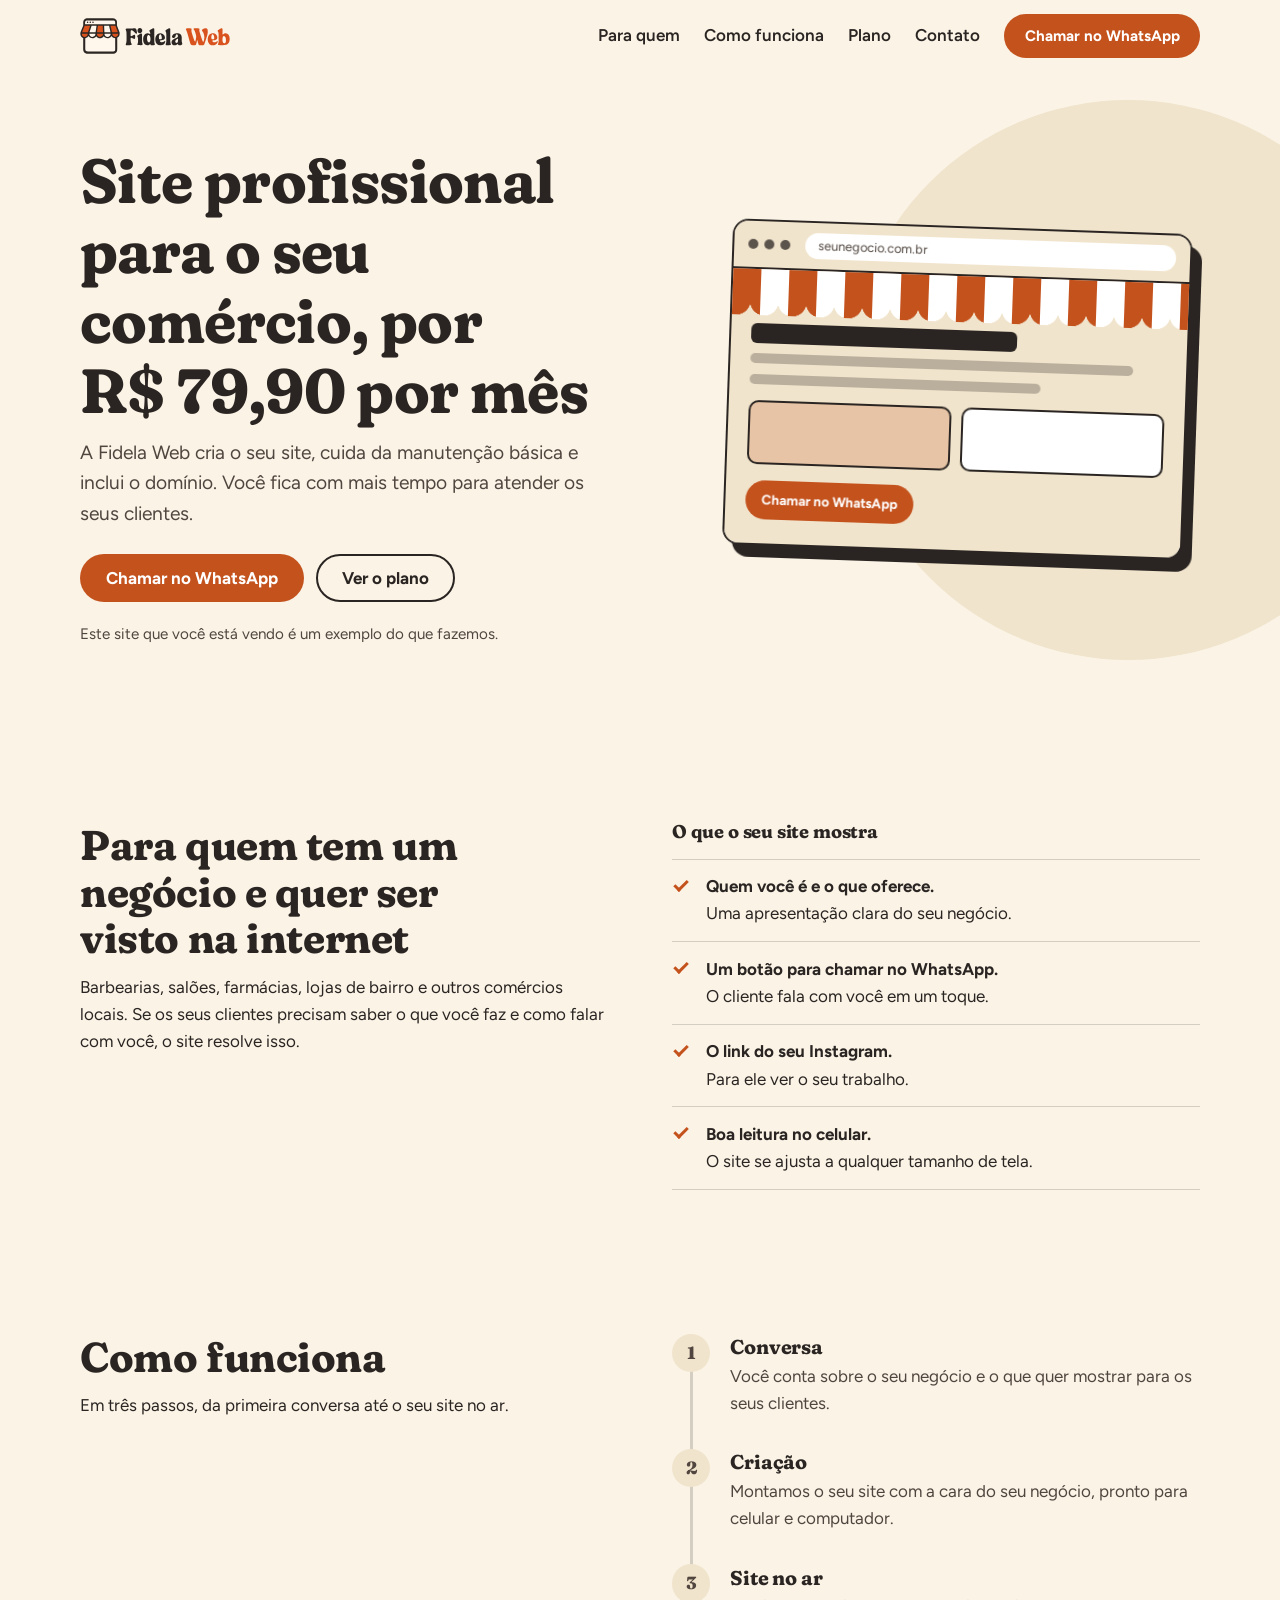
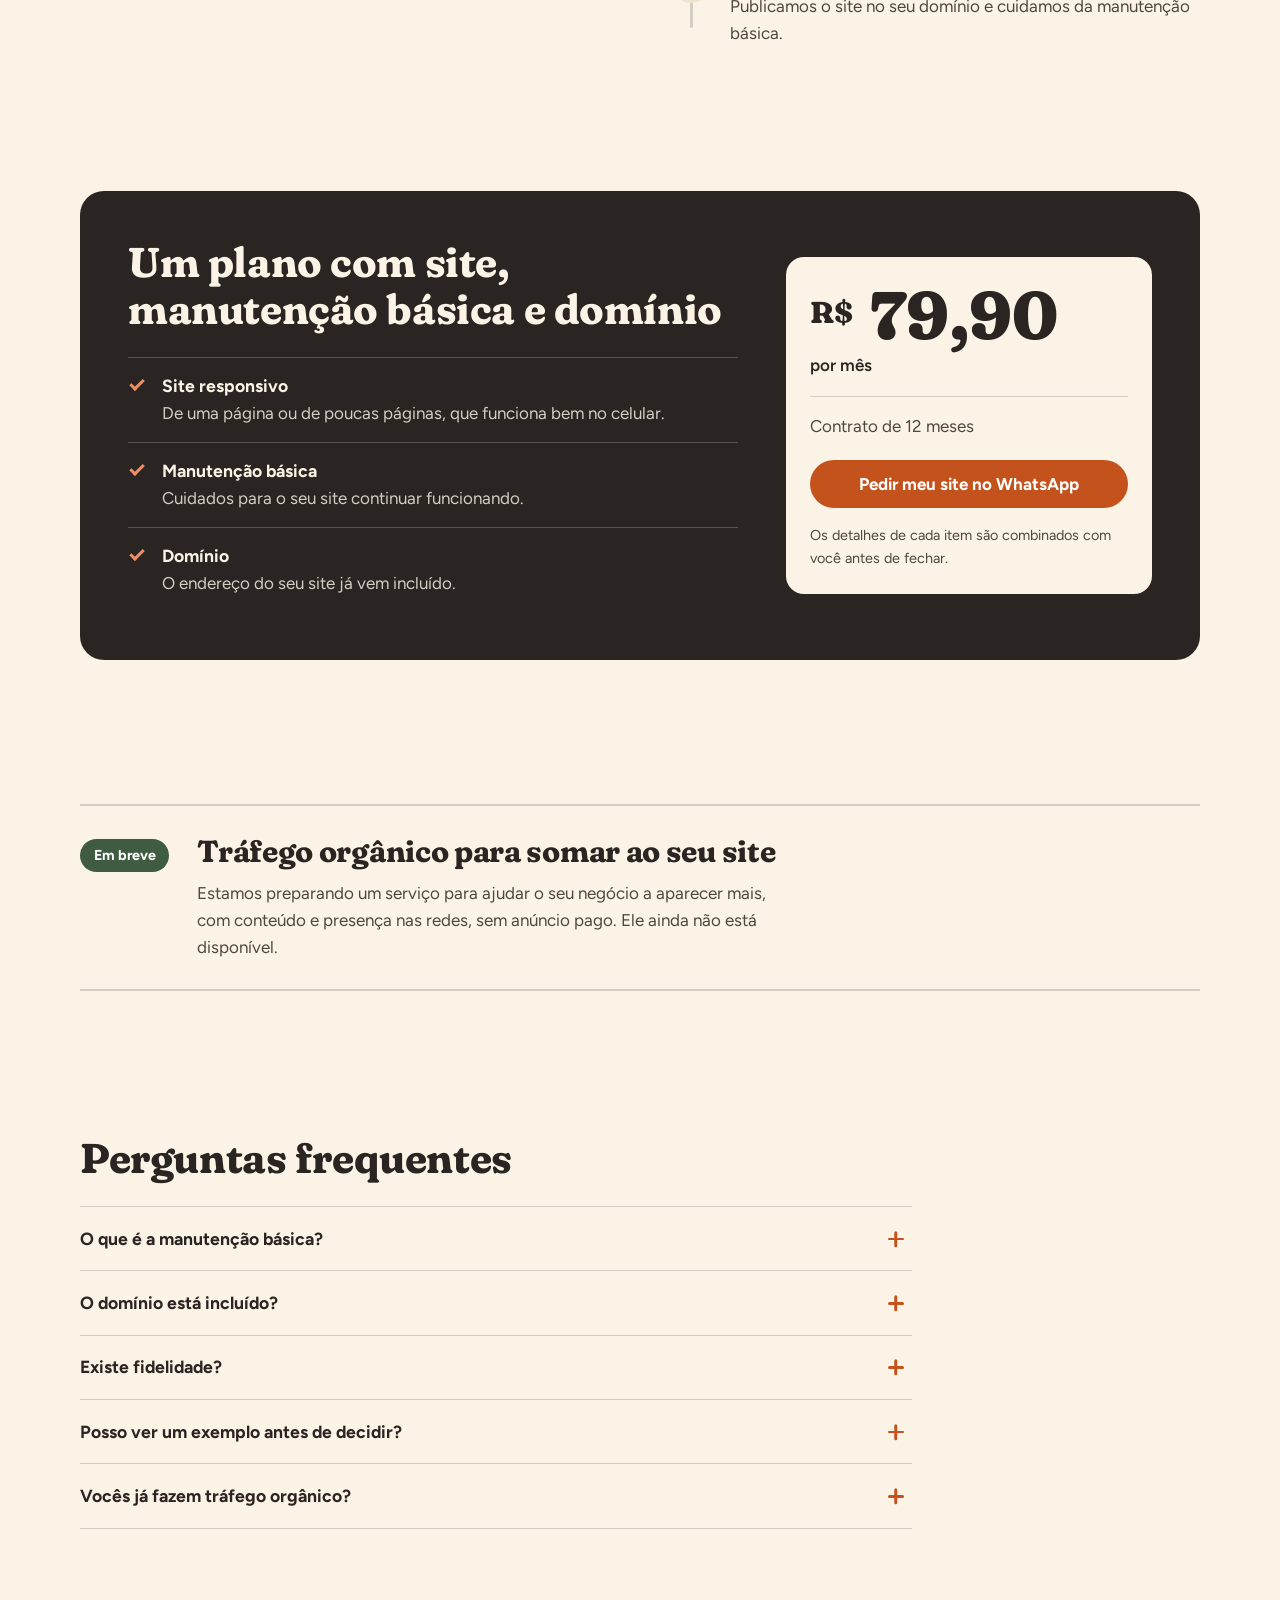
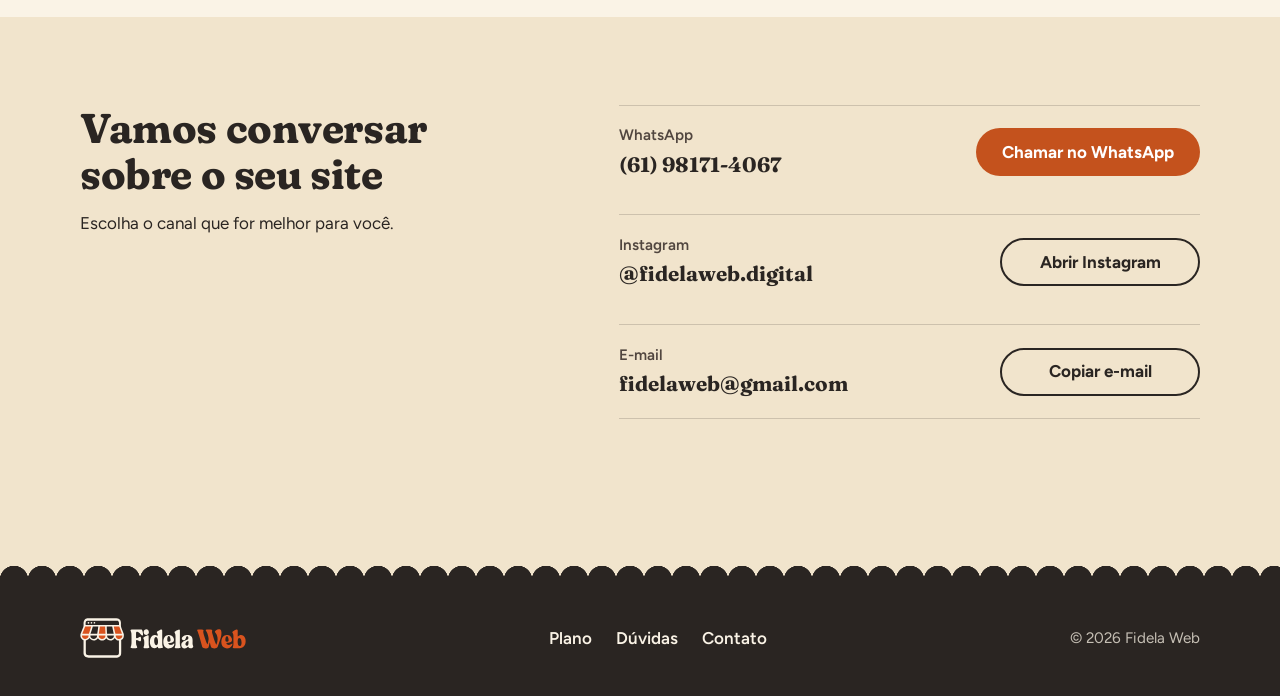
<file: index.html>
<!DOCTYPE html>
<html lang="pt-BR">
<head>
  <meta charset="utf-8">
  <meta name="viewport" content="width=device-width, initial-scale=1">
  <title>Fidela Web | Site profissional para o seu comércio</title>
  <meta name="description" content="A Fidela Web cria o site do seu comércio e cuida da manutenção básica, com domínio incluído, por R$ 79,90 por mês.">
  <meta name="theme-color" content="#FAF3E6">
  <link rel="icon" href="favicon.ico" sizes="48x48">
  <link rel="icon" type="image/png" sizes="32x32" href="assets/favicon-32.png">
  <link rel="icon" type="image/png" sizes="512x512" href="assets/favicon-512.png">
  <link rel="apple-touch-icon" href="assets/apple-touch-icon.png">
  <script>document.documentElement.className += " js";</script>
  <link rel="preconnect" href="https://fonts.googleapis.com">
  <link rel="preconnect" href="https://fonts.gstatic.com" crossorigin>
  <link href="https://fonts.googleapis.com/css2?family=Fraunces:opsz,wght,SOFT@9..144,500..800,100&family=Figtree:wght@400;500;600;700&display=swap" rel="stylesheet">
  <link rel="stylesheet" href="styles.css">
</head>
<body>
  <div class="progress" aria-hidden="true"><span></span></div>
  <a class="skip" href="#conteudo">Ir para o conteúdo</a>

  <header class="header" data-header>
    <div class="wrap header-in">
      <a class="brand" href="#topo" aria-label="Fidela Web, voltar ao início">
        <img class="brand-img" src="assets/fidela-web-logo.svg" alt="Fidela Web">
      </a>

      <button class="menu-toggle" type="button" aria-expanded="false" aria-controls="menu" aria-label="Abrir menu">
        <span class="menu-bars" aria-hidden="true"></span>
      </button>

      <nav class="nav" id="menu" aria-label="Principal">
        <ul>
          <li><a href="#para-quem">Para quem</a></li>
          <li><a href="#como-funciona">Como funciona</a></li>
          <li><a href="#plano">Plano</a></li>
          <li><a href="#contato">Contato</a></li>
        </ul>
        <a class="btn btn-primary btn-sm nav-cta" href="#contato" data-wa>Chamar no WhatsApp</a>
      </nav>
    </div>
  </header>

  <main id="conteudo">
    <!-- HERO -->
    <section class="hero" id="topo">
      <div class="hero-blob" aria-hidden="true"></div>
      <div class="wrap hero-in">
        <div class="hero-text">
          <h1>Site profissional para o seu comércio, por R$&nbsp;79,90 por mês</h1>
          <p class="lead">A Fidela Web cria o seu site, cuida da manutenção básica e inclui o domínio. Você fica com mais tempo para atender os seus clientes.</p>
          <div class="cta-row">
            <a class="btn btn-primary" href="#contato" data-wa>Chamar no WhatsApp</a>
            <a class="btn btn-ghost" href="#plano">Ver o plano</a>
          </div>
          <p class="hero-note">Este site que você está vendo é um exemplo do que fazemos.</p>
        </div>

        <div class="hero-visual" aria-hidden="true">
          <div class="mock">
            <div class="mock-bar">
              <i></i><i></i><i></i>
              <span class="mock-url">seunegocio.com.br</span>
            </div>
            <div class="awning-wrap"><div class="awning"></div></div>
            <div class="mock-body">
              <div class="mock-title"></div>
              <div class="mock-line l1"></div>
              <div class="mock-line l2"></div>
              <div class="mock-tiles"><span></span><span></span></div>
              <div class="mock-btn">Chamar no WhatsApp</div>
            </div>
          </div>
        </div>
      </div>
    </section>

    <!-- PARA QUEM -->
    <section class="section" id="para-quem">
      <div class="wrap split split-sticky">
        <div>
          <h2 class="reveal">Para quem tem um negócio e quer ser visto na internet</h2>
          <p class="measure reveal">Barbearias, salões, farmácias, lojas de bairro e outros comércios locais. Se os seus clientes precisam saber o que você faz e como falar com você, o site resolve isso.</p>
        </div>
        <div>
          <h3 class="list-title reveal">O que o seu site mostra</h3>
          <ul class="ticks reveal-stagger">
            <li><strong>Quem você é e o que oferece.</strong> Uma apresentação clara do seu negócio.</li>
            <li><strong>Um botão para chamar no WhatsApp.</strong> O cliente fala com você em um toque.</li>
            <li><strong>O link do seu Instagram.</strong> Para ele ver o seu trabalho.</li>
            <li><strong>Boa leitura no celular.</strong> O site se ajusta a qualquer tamanho de tela.</li>
          </ul>
        </div>
      </div>
    </section>

    <!-- COMO FUNCIONA -->
    <section class="section section-tight" id="como-funciona">
      <div class="wrap split split-sticky">
        <div class="reveal">
          <h2>Como funciona</h2>
          <p class="measure">Em três passos, da primeira conversa até o seu site no ar.</p>
        </div>
        <ol class="steps reveal-stagger">
          <li>
            <span class="num" aria-hidden="true">1</span>
            <div>
              <h3>Conversa</h3>
              <p>Você conta sobre o seu negócio e o que quer mostrar para os seus clientes.</p>
            </div>
          </li>
          <li>
            <span class="num" aria-hidden="true">2</span>
            <div>
              <h3>Criação</h3>
              <p>Montamos o seu site com a cara do seu negócio, pronto para celular e computador.</p>
            </div>
          </li>
          <li>
            <span class="num" aria-hidden="true">3</span>
            <div>
              <h3>Site no ar</h3>
              <p>Publicamos o site no seu domínio e cuidamos da manutenção básica.</p>
            </div>
          </li>
        </ol>
      </div>
    </section>

    <!-- PLANO -->
    <section class="section" id="plano">
      <div class="wrap">
        <div class="plan">
          <div class="plan-info reveal">
            <h2>Um plano com site, manutenção básica e domínio</h2>
            <ul class="includes">
              <li><strong>Site responsivo</strong><span>De uma página ou de poucas páginas, que funciona bem no celular.</span></li>
              <li><strong>Manutenção básica</strong><span>Cuidados para o seu site continuar funcionando.</span></li>
              <li><strong>Domínio</strong><span>O endereço do seu site já vem incluído.</span></li>
            </ul>
          </div>
          <div class="plan-price reveal reveal-late">
            <p class="price"><span class="price-cur">R$</span> 79,90</p>
            <p class="price-per">por mês</p>
            <p class="price-meta">Contrato de 12 meses</p>
            <a class="btn btn-primary btn-block" href="#contato" data-wa>Pedir meu site no WhatsApp</a>
            <p class="price-note">Os detalhes de cada item são combinados com você antes de fechar.</p>
          </div>
        </div>
      </div>
    </section>

    <!-- TRÁFEGO ORGÂNICO -->
    <section class="section section-tight" id="trafego">
      <div class="wrap">
        <div class="soon reveal">
          <span class="badge">Em breve</span>
          <div>
            <h2 class="h3-size">Tráfego orgânico para somar ao seu site</h2>
            <p class="measure">Estamos preparando um serviço para ajudar o seu negócio a aparecer mais, com conteúdo e presença nas redes, sem anúncio pago. Ele ainda não está disponível.</p>
          </div>
        </div>
      </div>
    </section>

    <!-- FAQ -->
    <section class="section" id="duvidas">
      <div class="wrap faq-wrap">
        <h2 class="reveal">Perguntas frequentes</h2>
        <div class="faq reveal-stagger">
          <details>
            <summary>O que é a manutenção básica?</summary>
            <p>São os cuidados para manter o seu site funcionando. Os limites de cada item são combinados com você antes de fechar o contrato.</p>
          </details>
          <details>
            <summary>O domínio está incluído?</summary>
            <p>Sim. O plano inclui o domínio do seu site.</p>
          </details>
          <details>
            <summary>Existe fidelidade?</summary>
            <p>O contrato é de 12 meses. Explicamos os detalhes antes de você fechar.</p>
          </details>
          <details>
            <summary>Posso ver um exemplo antes de decidir?</summary>
            <p>Pode. Este próprio site é um exemplo do que fazemos. Se quiser conversar sobre o seu, chame no WhatsApp.</p>
          </details>
          <details>
            <summary>Vocês já fazem tráfego orgânico?</summary>
            <p>Ainda não. O serviço está em preparação e vai aparecer aqui quando estiver disponível.</p>
          </details>
        </div>
      </div>
    </section>

    <!-- CONTATO -->
    <section class="section section-contact" id="contato">
      <div class="wrap contact">
        <div class="reveal">
          <h2>Vamos conversar sobre o seu site</h2>
          <p class="measure">Escolha o canal que for melhor para você.</p>
        </div>
        <ul class="channels reveal-stagger">
          <li>
            <div class="channel-info">
              <span class="channel-name">WhatsApp</span>
              <span class="channel-value" data-phone-text>(61) 98171-4067</span>
            </div>
            <a class="btn btn-primary" href="https://wa.me/5561981714067" data-wa target="_blank" rel="noopener noreferrer">Chamar no WhatsApp</a>
          </li>
          <li>
            <div class="channel-info">
              <span class="channel-name">Instagram</span>
              <span class="channel-value" data-ig-text>@fidelaweb.digital</span>
            </div>
            <a class="btn btn-ghost" href="https://www.instagram.com/fidelaweb.digital/" data-ig target="_blank" rel="noopener noreferrer">Abrir Instagram</a>
          </li>
          <li>
            <div class="channel-info">
              <span class="channel-name">E-mail</span>
              <span class="channel-value channel-email" data-email-text>fidelaweb@gmail.com</span>
            </div>
            <button class="btn btn-ghost" type="button" data-copy-email>Copiar e-mail</button>
          </li>
        </ul>
        <p class="copy-status" role="status" aria-live="polite" data-copy-status></p>
      </div>
    </section>
  </main>

  <footer class="footer">
    <div class="wrap footer-in">
      <p class="footer-brand"><img class="brand-img" src="assets/fidela-web-logo-fundo-escuro.svg" alt="Fidela Web"></p>
      <ul class="footer-links">
        <li><a href="#plano">Plano</a></li>
        <li><a href="#duvidas">Dúvidas</a></li>
        <li><a href="#contato">Contato</a></li>
      </ul>
      <p class="footer-copy">&copy; <span data-year>2026</span> Fidela Web</p>
    </div>
  </footer>

  <script src="config.js"></script>
  <script src="script.js" defer></script>
</body>
</html>
</file>
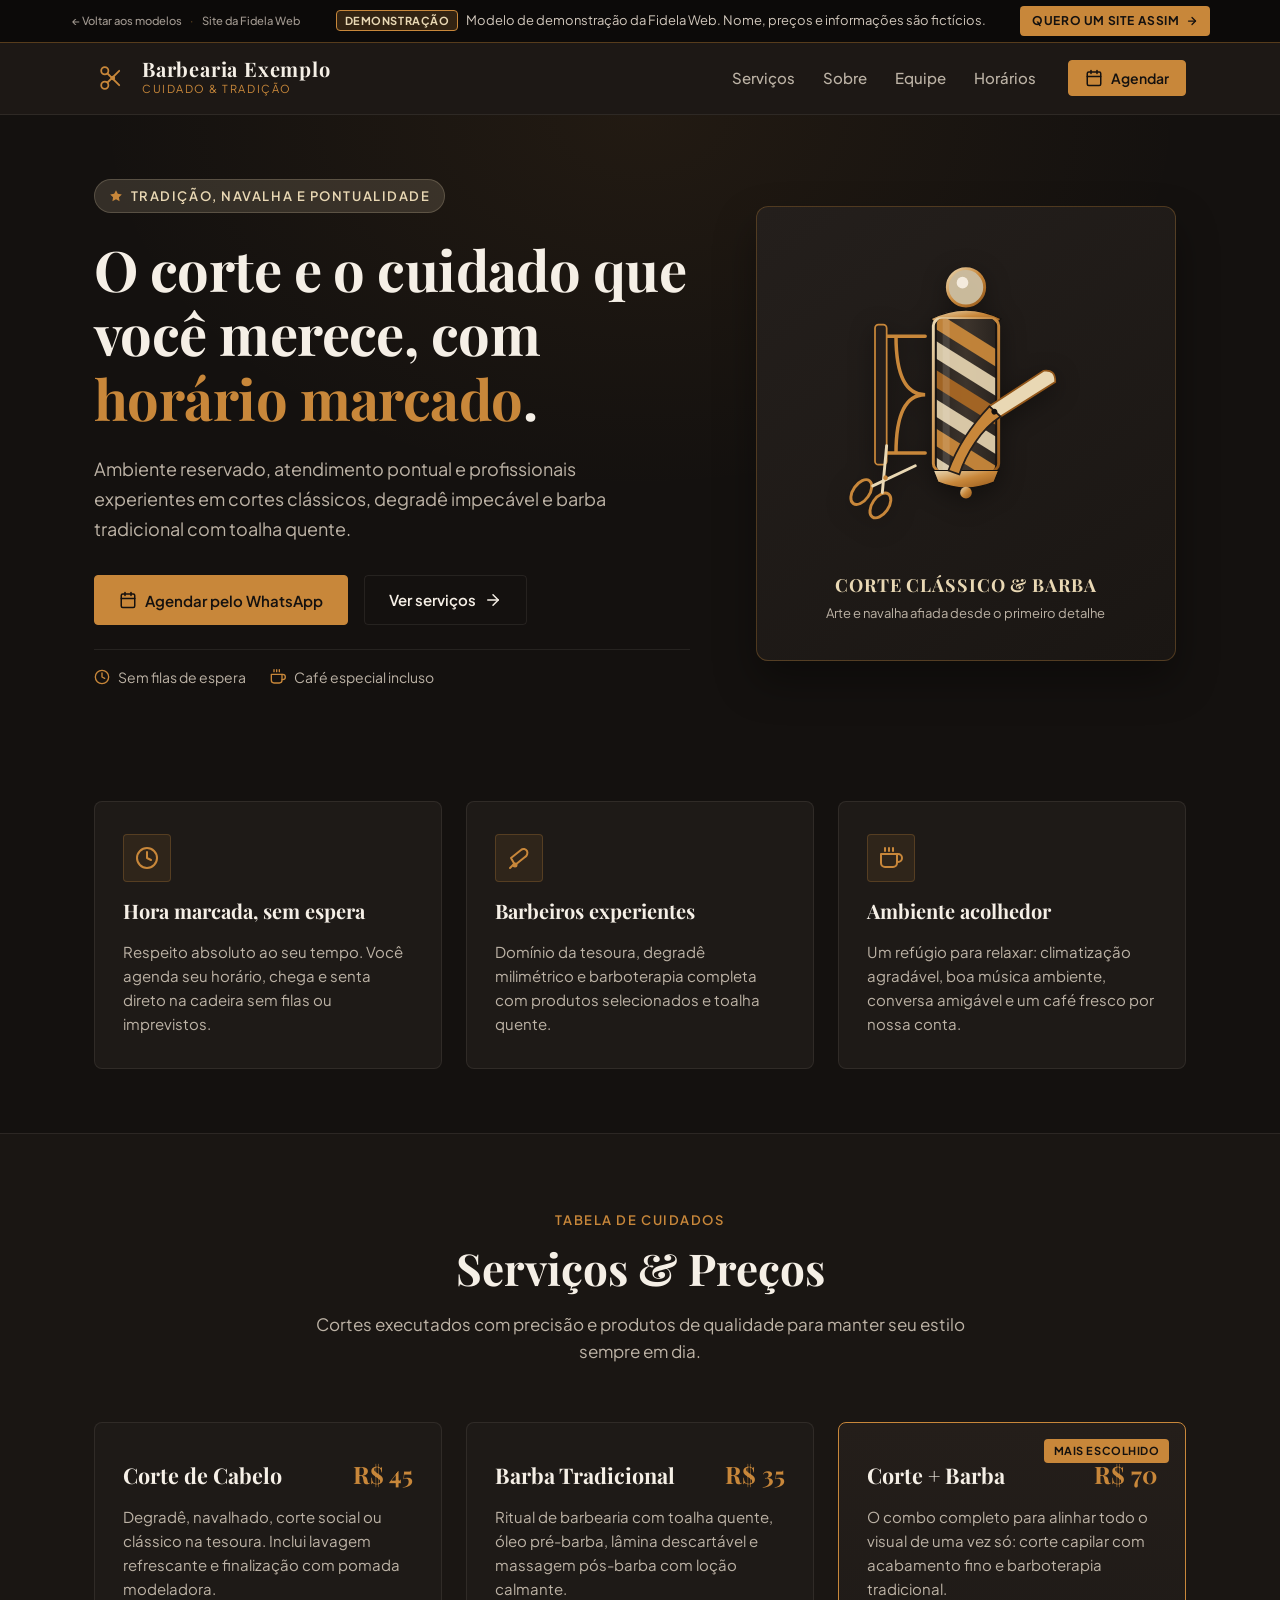
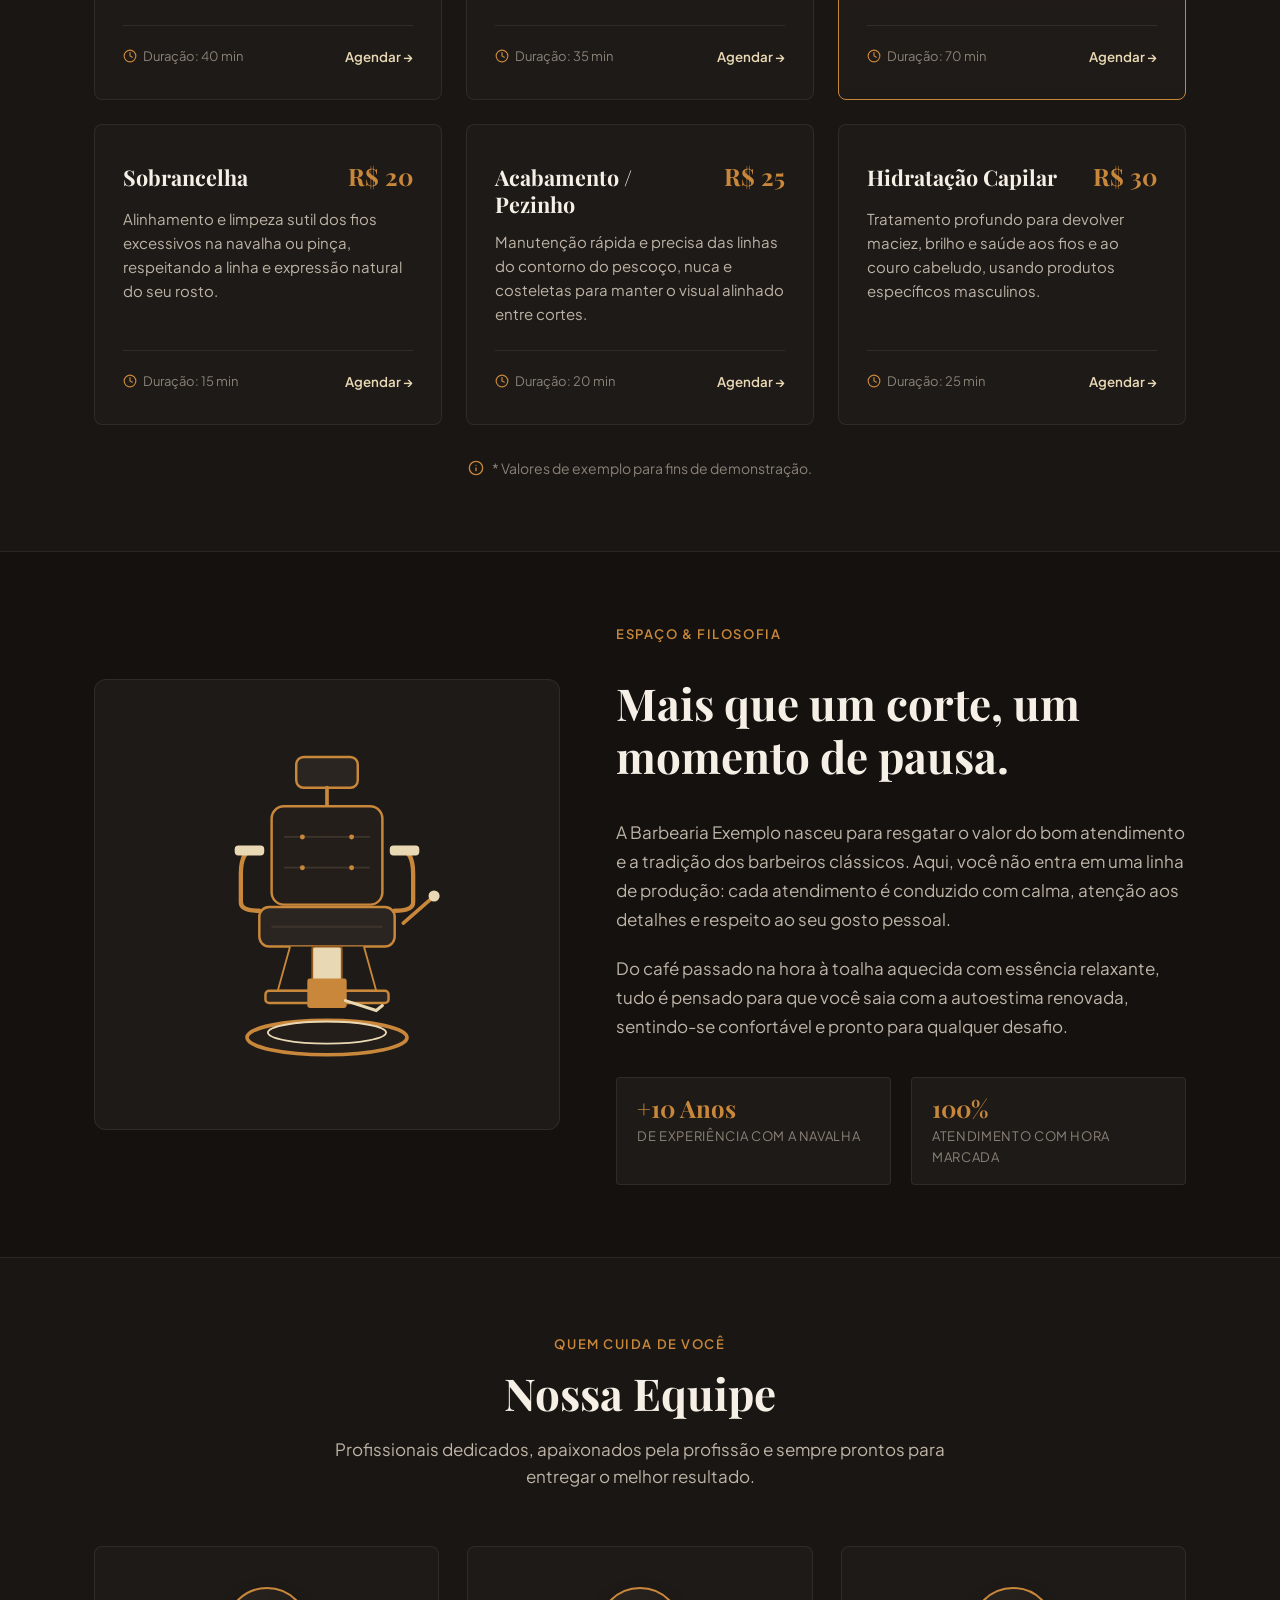
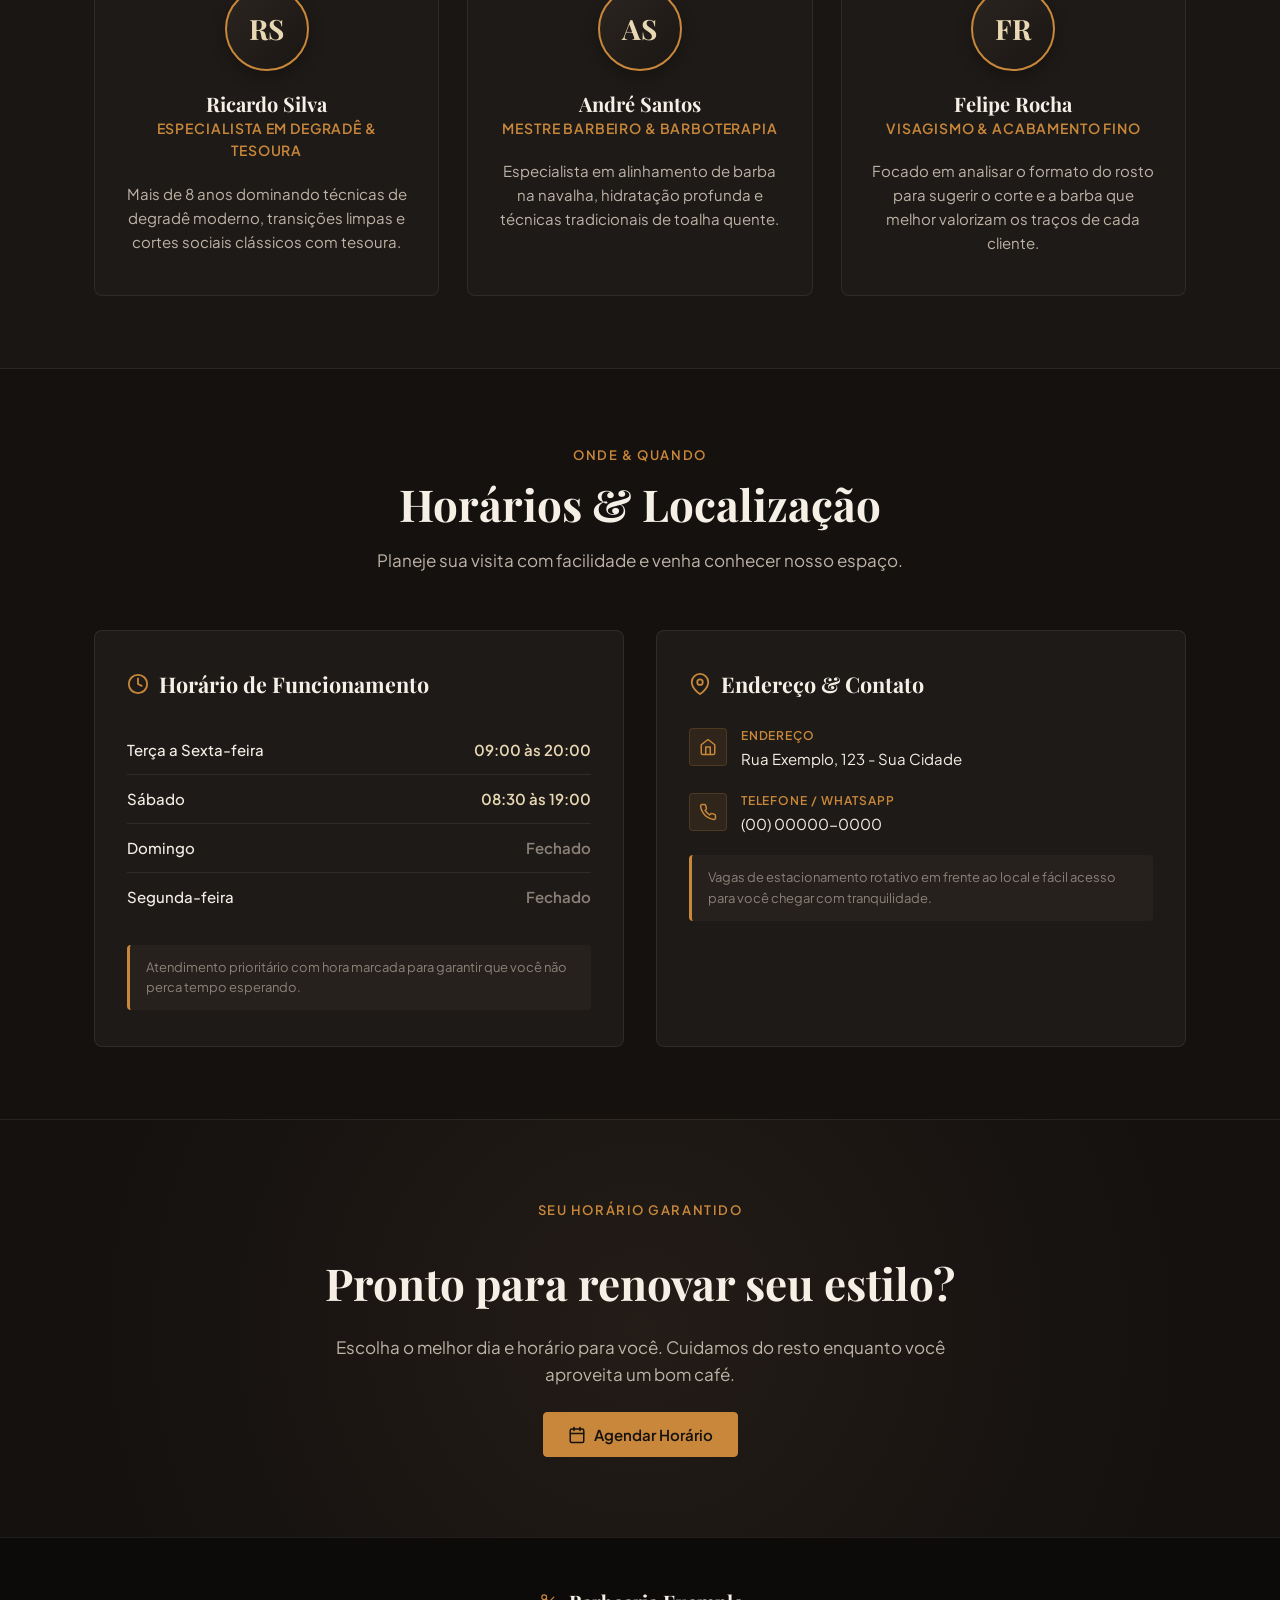
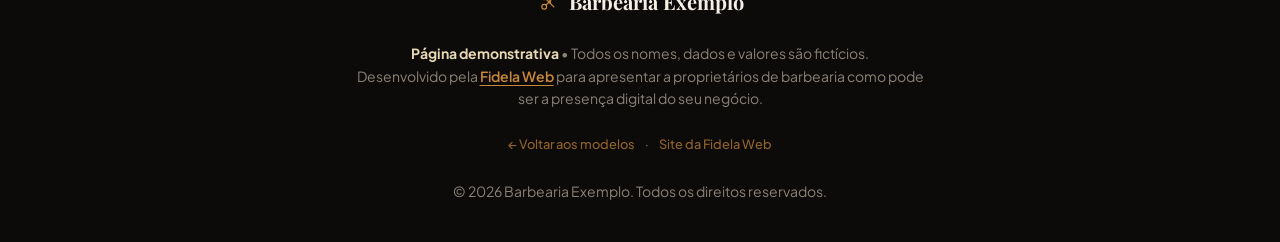
<file: modelos/barbearia/index.html>
<!DOCTYPE html>
<html lang="pt-BR">
<head>
  <meta charset="UTF-8">
  <meta name="viewport" content="width=device-width, initial-scale=1.0">
  <meta name="robots" content="noindex">
  <title>Modelo: Barbearia | Fidela Web</title>

  <!-- Google Fonts: Playfair Display & Plus Jakarta Sans -->
  <link rel="preconnect" href="https://fonts.googleapis.com">
  <link rel="preconnect" href="https://fonts.gstatic.com" crossorigin>
  <link href="https://fonts.googleapis.com/css2?family=Playfair+Display:ital,wght@0,600;0,700;1,600&family=Plus+Jakarta+Sans:wght@400;500;600;700&display=swap" rel="stylesheet">

  <link rel="stylesheet" href="barbearia.css">
</head>
<body id="topo">

  <!-- ======================================================================
       1. Faixa Fixa no Topo (Demonstração Fidela Web)
       ====================================================================== -->
  <aside class="demo-topbar" aria-label="Aviso de modelo demonstrativo">
    <div class="demo-topbar__inner">
      <nav class="demo-topbar__nav" aria-label="Links de navegação do modelo">
        <a href="../index.html" class="demo-topbar__back-link">← Voltar aos modelos</a>
        <span class="demo-topbar__nav-sep" aria-hidden="true">·</span>
        <a href="../../index.html" class="demo-topbar__back-link">Site da Fidela Web</a>
      </nav>
      <div class="demo-topbar__text">
        <span class="demo-topbar__badge">Demonstração</span>
        <span>Modelo de demonstração da Fidela Web. Nome, preços e informações são fictícios.</span>
      </div>
      <a href="https://wa.me/5561981714067?text=Ol%C3%A1!%20Vi%20o%20modelo%20de%20barbearia%20no%20site%20da%20Fidela%20Web%20e%20quero%20um%20site%20assim." 
         class="demo-topbar__link" 
         target="_blank" 
         rel="noopener noreferrer"
         title="Solicitar um site para sua barbearia com a Fidela Web">
        <span>Quero um site assim</span>
        <svg viewBox="0 0 24 24" fill="none" stroke="currentColor" stroke-width="2.5" stroke-linecap="round" stroke-linejoin="round" aria-hidden="true">
          <line x1="5" y1="12" x2="19" y2="12"></line>
          <polyline points="12 5 19 12 12 19"></polyline>
        </svg>
      </a>
    </div>
  </aside>

  <!-- ======================================================================
       2. Cabeçalho (Header com Logo Fictício, Menu e Botão Agendar)
       ====================================================================== -->
  <header class="site-header">
    <div class="container site-header__inner">
      <a href="#topo" class="site-logo" aria-label="Barbearia Exemplo - Início">
        <!-- Ícone SVG Tesoura & Navalha -->
        <svg class="site-logo__icon" viewBox="0 0 40 40" fill="none" stroke="currentColor" stroke-width="2" stroke-linecap="round" stroke-linejoin="round" aria-hidden="true">
          <!-- Tesoura -->
          <circle cx="12" cy="12" r="4"></circle>
          <line x1="15" y1="15" x2="28" y2="28"></line>
          <circle cx="12" cy="28" r="4"></circle>
          <line x1="15" y1="25" x2="28" y2="12"></line>
          <!-- Ponto central de fixação -->
          <circle cx="21" cy="20" r="1.5" fill="currentColor"></circle>
        </svg>
        <div class="site-logo__text">
          <span class="site-logo__name">Barbearia Exemplo</span>
          <span class="site-logo__tagline">Cuidado &amp; Tradição</span>
        </div>
      </a>

      <button type="button" class="site-header__menu-btn" id="menuToggle" aria-label="Abrir menu de navegação" aria-expanded="false">
        <svg viewBox="0 0 24 24" fill="none" stroke="currentColor" stroke-width="2" stroke-linecap="round" stroke-linejoin="round" aria-hidden="true">
          <line x1="3" y1="12" x2="21" y2="12"></line>
          <line x1="3" y1="6" x2="21" y2="6"></line>
          <line x1="3" y1="18" x2="21" y2="18"></line>
        </svg>
      </button>

      <nav class="site-nav" id="siteNav" aria-label="Navegação principal">
        <ul class="site-nav__list">
          <li><a href="#servicos" class="site-nav__link">Serviços</a></li>
          <li><a href="#sobre" class="site-nav__link">Sobre</a></li>
          <li><a href="#equipe" class="site-nav__link">Equipe</a></li>
          <li><a href="#horarios" class="site-nav__link">Horários</a></li>
        </ul>
        <button type="button" class="btn btn-primary btn-sm" data-action="agendar">
          <svg viewBox="0 0 24 24" fill="none" stroke="currentColor" stroke-width="2" stroke-linecap="round" stroke-linejoin="round" aria-hidden="true">
            <rect x="3" y="4" width="18" height="18" rx="2" ry="2"></rect>
            <line x1="16" y1="2" x2="16" y2="6"></line>
            <line x1="8" y1="2" x2="8" y2="6"></line>
            <line x1="3" y1="10" x2="21" y2="10"></line>
          </svg>
          <span>Agendar</span>
        </button>
      </nav>
    </div>
  </header>

  <main>
    <!-- ======================================================================
         3. Hero Section
         ====================================================================== -->
    <section class="section hero-section" id="hero">
      <div class="container hero-grid">
        <div class="hero-content">
          <div class="hero-badge">
            <svg viewBox="0 0 24 24" fill="currentColor" aria-hidden="true">
              <polygon points="12 2 15.09 8.26 22 9.27 17 14.14 18.18 21.02 12 17.77 5.82 21.02 7 14.14 2 9.27 8.91 8.26 12 2"></polygon>
            </svg>
            <span>Tradição, navalha e pontualidade</span>
          </div>
          
          <h1 class="hero-title">
            O corte e o cuidado que você merece, com <span>horário marcado</span>.
          </h1>

          <p class="hero-subtitle">
            Ambiente reservado, atendimento pontual e profissionais experientes em cortes clássicos, degradê impecável e barba tradicional com toalha quente.
          </p>

          <div class="hero-actions">
            <button type="button" class="btn btn-primary" data-action="agendar">
              <!-- Ícone de Calendário / Agendamento -->
              <svg viewBox="0 0 24 24" fill="none" stroke="currentColor" stroke-width="2" stroke-linecap="round" stroke-linejoin="round" aria-hidden="true">
                <rect x="3" y="4" width="18" height="18" rx="2" ry="2"></rect>
                <line x1="16" y1="2" x2="16" y2="6"></line>
                <line x1="8" y1="2" x2="8" y2="6"></line>
                <line x1="3" y1="10" x2="21" y2="10"></line>
              </svg>
              <span>Agendar pelo WhatsApp</span>
            </button>

            <a href="#servicos" class="btn btn-secondary">
              <span>Ver serviços</span>
              <svg viewBox="0 0 24 24" fill="none" stroke="currentColor" stroke-width="2" stroke-linecap="round" stroke-linejoin="round" aria-hidden="true">
                <line x1="5" y1="12" x2="19" y2="12"></line>
                <polyline points="12 5 19 12 12 19"></polyline>
              </svg>
            </a>
          </div>

          <div class="hero-info-badges">
            <div class="hero-info-item">
              <svg viewBox="0 0 24 24" fill="none" stroke="currentColor" stroke-width="2" stroke-linecap="round" stroke-linejoin="round" aria-hidden="true">
                <circle cx="12" cy="12" r="10"></circle>
                <polyline points="12 6 12 12 16 14"></polyline>
              </svg>
              <span>Sem filas de espera</span>
            </div>
            <div class="hero-info-item">
              <svg viewBox="0 0 24 24" fill="none" stroke="currentColor" stroke-width="2" stroke-linecap="round" stroke-linejoin="round" aria-hidden="true">
                <path d="M18 8h1a4 4 0 0 1 0 8h-1"></path>
                <path d="M2 8h16v9a4 4 0 0 1-4 4H6a4 4 0 0 1-4-4V8z"></path>
                <line x1="6" y1="1" x2="6" y2="4"></line>
                <line x1="10" y1="1" x2="10" y2="4"></line>
                <line x1="14" y1="1" x2="14" y2="4"></line>
              </svg>
              <span>Café especial incluso</span>
            </div>
          </div>
        </div>

        <div class="hero-illustration">
          <div class="hero-illustration__card">
            <!-- Ilustração SVG Barber Pole com Detalhes Vintage em Cobre & Marrom -->
            <svg class="hero-illustration__svg" viewBox="0 0 240 260" fill="none" xmlns="http://www.w3.org/2000/svg" aria-label="Ilustração de poste de barbearia clássico e navalha">
              <defs>
                <!-- Gradiente de cobre metálico -->
                <linearGradient id="copperGrad" x1="0%" y1="0%" x2="100%" y2="100%">
                  <stop offset="0%" stop-color="#E9D8B4" />
                  <stop offset="50%" stop-color="#C8873A" />
                  <stop offset="100%" stop-color="#93571A" />
                </linearGradient>
                <linearGradient id="innerPole" x1="0%" y1="0%" x2="100%" y2="0%">
                  <stop offset="0%" stop-color="#2a241f" />
                  <stop offset="50%" stop-color="#3d342c" />
                  <stop offset="100%" stop-color="#2a241f" />
                </linearGradient>
                <clipPath id="poleClip">
                  <rect x="95" y="65" width="50" height="130" rx="4" />
                </clipPath>
              </defs>

              <!-- Suporte de parede em ferro fundido trabalhado -->
              <path d="M50 80 H85 M50 180 H85 M60 80 Q60 130 85 130 Q60 130 60 180" stroke="#C8873A" stroke-width="3" stroke-linecap="round" />
              <rect x="42" y="70" width="10" height="120" rx="3" fill="#241e1b" stroke="#C8873A" stroke-width="1.5" />

              <!-- Cúpula superior (globo de luz) -->
              <circle cx="120" cy="38" r="16" fill="#E9D8B4" fill-opacity="0.85" stroke="url(#copperGrad)" stroke-width="2.5" />
              <circle cx="117" cy="34" r="5" fill="#FFF8EE" fill-opacity="0.8" />

              <!-- Tampa superior de latão/cobre -->
              <path d="M90 65 Q120 50 150 65 L145 70 H95 Z" fill="url(#copperGrad)" stroke="#14110F" stroke-width="1" />

              <!-- Corpo de vidro cilíndrico do Barber Pole -->
              <rect x="92" y="65" width="56" height="130" rx="6" fill="#181412" stroke="url(#copperGrad)" stroke-width="2.5" />
              
              <!-- Listras espirais estilizadas (Cobre, Marfim, Tom Escuro) cortadas no cilindro -->
              <g clip-path="url(#poleClip)">
                <rect x="95" y="65" width="50" height="130" fill="url(#innerPole)" />
                <!-- Listras inclinadas em tons clássicos de barbearia retrô -->
                <path d="M80 50 L160 100 L160 115 L80 65 Z" fill="#C8873A" opacity="0.95" />
                <path d="M80 75 L160 125 L160 140 L80 90 Z" fill="#E9D8B4" opacity="0.9" />
                <path d="M80 100 L160 150 L160 165 L80 115 Z" fill="#A86824" opacity="0.95" />
                <path d="M80 125 L160 175 L160 190 L80 140 Z" fill="#E9D8B4" opacity="0.9" />
                <path d="M80 150 L160 200 L160 215 L80 165 Z" fill="#C8873A" opacity="0.95" />
                <path d="M80 175 L160 225 L160 240 L80 190 Z" fill="#E9D8B4" opacity="0.9" />
                <!-- Reflexo de vidro vertical -->
                <rect x="100" y="65" width="6" height="130" fill="#FFFFFF" opacity="0.12" />
              </g>

              <!-- Base inferior do poste -->
              <path d="M92 195 L148 195 L144 205 Q120 215 96 205 Z" fill="url(#copperGrad)" stroke="#14110F" stroke-width="1" />
              <circle cx="120" cy="214" r="5" fill="url(#copperGrad)" />

              <!-- Navalha clássica em primeiro plano à direita -->
              <g transform="translate(140, 140) rotate(-25)">
                <!-- Lâmina de aço -->
                <path d="M0 0 L55 -8 Q65 -5 60 5 L5 12 Z" fill="#E9D8B4" stroke="#93571A" stroke-width="1.5" />
                <!-- Cabo estilizado em tom cobre -->
                <path d="M0 0 C-20 8 -40 20 -55 35 L-48 42 C-35 28 -15 15 5 12 Z" fill="#C8873A" stroke="#241e1b" stroke-width="1.5" />
                <!-- Rebite da articulação -->
                <circle cx="2" cy="6" r="2.5" fill="#14110F" />
              </g>

              <!-- Tesoura estilizada à esquerda -->
              <g transform="translate(45, 175) rotate(35)">
                <ellipse cx="10" cy="40" rx="7" ry="12" fill="none" stroke="#C8873A" stroke-width="2.5" />
                <ellipse cx="30" cy="40" rx="7" ry="12" fill="none" stroke="#C8873A" stroke-width="2.5" />
                <line x1="15" y1="30" x2="35" y2="-5" stroke="#E9D8B4" stroke-width="2.5" stroke-linecap="round" />
                <line x1="25" y1="30" x2="5" y2="-5" stroke="#E9D8B4" stroke-width="2.5" stroke-linecap="round" />
                <circle cx="20" cy="18" r="2" fill="#C8873A" />
              </g>
            </svg>

            <div class="hero-illustration__label">Corte Clássico &amp; Barba</div>
            <div class="hero-illustration__sub">Arte e navalha afiada desde o primeiro detalhe</div>
          </div>
        </div>
      </div>
    </section>

    <!-- ======================================================================
         4. Três Diferenciais Curtos com Ícones
         ====================================================================== -->
    <section class="section features-section" aria-label="Diferenciais da Barbearia">
      <div class="container">
        <div class="features-grid">
          <!-- Diferencial 1 -->
          <article class="feature-card">
            <div class="feature-card__icon" aria-hidden="true">
              <!-- Ícone Relógio / Pontualidade -->
              <svg viewBox="0 0 24 24" fill="none" stroke="currentColor" stroke-width="2" stroke-linecap="round" stroke-linejoin="round">
                <circle cx="12" cy="12" r="10"></circle>
                <polyline points="12 6 12 12 16 14"></polyline>
              </svg>
            </div>
            <h2 class="feature-card__title">Hora marcada, sem espera</h2>
            <p class="feature-card__desc">
              Respeito absoluto ao seu tempo. Você agenda seu horário, chega e senta direto na cadeira sem filas ou imprevistos.
            </p>
          </article>

          <!-- Diferencial 2 -->
          <article class="feature-card">
            <div class="feature-card__icon" aria-hidden="true">
              <!-- Ícone Navalha Clássica -->
              <svg viewBox="0 0 24 24" fill="none" stroke="currentColor" stroke-width="2" stroke-linecap="round" stroke-linejoin="round">
                <path d="M4 12 L14 4 C16 2 19 3 20 5 C21 7 20 10 18 11 L8 19 Z"></path>
                <line x1="7" y1="18" x2="3" y2="22"></line>
                <circle cx="8" cy="19" r="1.5" fill="currentColor"></circle>
              </svg>
            </div>
            <h2 class="feature-card__title">Barbeiros experientes</h2>
            <p class="feature-card__desc">
              Domínio da tesoura, degradê milimétrico e barboterapia completa com produtos selecionados e toalha quente.
            </p>
          </article>

          <!-- Diferencial 3 -->
          <article class="feature-card">
            <div class="feature-card__icon" aria-hidden="true">
              <!-- Ícone Café / Ambiente Acolhedor -->
              <svg viewBox="0 0 24 24" fill="none" stroke="currentColor" stroke-width="2" stroke-linecap="round" stroke-linejoin="round">
                <path d="M18 8h1a4 4 0 0 1 0 8h-1"></path>
                <path d="M2 8h16v9a4 4 0 0 1-4 4H6a4 4 0 0 1-4-4V8z"></path>
                <line x1="6" y1="2" x2="6" y2="5"></line>
                <line x1="10" y1="2" x2="10" y2="5"></line>
                <line x1="14" y1="2" x2="14" y2="5"></line>
              </svg>
            </div>
            <h2 class="feature-card__title">Ambiente acolhedor</h2>
            <p class="feature-card__desc">
              Um refúgio para relaxar: climatização agradável, boa música ambiente, conversa amigável e um café fresco por nossa conta.
            </p>
          </article>
        </div>
      </div>
    </section>

    <!-- ======================================================================
         5. Serviços e Preços (6 Cartões)
         ====================================================================== -->
    <section class="section section-alt" id="servicos">
      <div class="container">
        <header class="section-header">
          <span class="section-tag">Tabela de Cuidados</span>
          <h2 class="section-title">Serviços &amp; Preços</h2>
          <p class="section-subtitle">
            Cortes executados com precisão e produtos de qualidade para manter seu estilo sempre em dia.
          </p>
        </header>

        <div class="services-grid">
          <!-- Cartão 1: Corte de Cabelo -->
          <article class="service-card">
            <div class="service-card__top">
              <div class="service-card__header">
                <h3 class="service-card__title">Corte de Cabelo</h3>
                <span class="service-card__price">R$ 45</span>
              </div>
              <p class="service-card__desc">
                Degradê, navalhado, corte social ou clássico na tesoura. Inclui lavagem refrescante e finalização com pomada modeladora.
              </p>
            </div>
            <div class="service-card__bottom">
              <span class="service-card__duration">
                <svg viewBox="0 0 24 24" fill="none" stroke="currentColor" stroke-width="2" stroke-linecap="round" stroke-linejoin="round" aria-hidden="true">
                  <circle cx="12" cy="12" r="10"></circle>
                  <polyline points="12 6 12 12 16 14"></polyline>
                </svg>
                Duração: 40 min
              </span>
              <button type="button" class="service-card__cta" data-action="agendar">
                Agendar &rarr;
              </button>
            </div>
          </article>

          <!-- Cartão 2: Barba Tradicional -->
          <article class="service-card">
            <div class="service-card__top">
              <div class="service-card__header">
                <h3 class="service-card__title">Barba Tradicional</h3>
                <span class="service-card__price">R$ 35</span>
              </div>
              <p class="service-card__desc">
                Ritual de barbearia com toalha quente, óleo pré-barba, lâmina descartável e massagem pós-barba com loção calmante.
              </p>
            </div>
            <div class="service-card__bottom">
              <span class="service-card__duration">
                <svg viewBox="0 0 24 24" fill="none" stroke="currentColor" stroke-width="2" stroke-linecap="round" stroke-linejoin="round" aria-hidden="true">
                  <circle cx="12" cy="12" r="10"></circle>
                  <polyline points="12 6 12 12 16 14"></polyline>
                </svg>
                Duração: 35 min
              </span>
              <button type="button" class="service-card__cta" data-action="agendar">
                Agendar &rarr;
              </button>
            </div>
          </article>

          <!-- Cartão 3: Corte + Barba (Destaque) -->
          <article class="service-card service-card--featured">
            <span class="service-card__badge">Mais Escolhido</span>
            <div class="service-card__top">
              <div class="service-card__header">
                <h3 class="service-card__title">Corte + Barba</h3>
                <span class="service-card__price">R$ 70</span>
              </div>
              <p class="service-card__desc">
                O combo completo para alinhar todo o visual de uma vez só: corte capilar com acabamento fino e barboterapia tradicional.
              </p>
            </div>
            <div class="service-card__bottom">
              <span class="service-card__duration">
                <svg viewBox="0 0 24 24" fill="none" stroke="currentColor" stroke-width="2" stroke-linecap="round" stroke-linejoin="round" aria-hidden="true">
                  <circle cx="12" cy="12" r="10"></circle>
                  <polyline points="12 6 12 12 16 14"></polyline>
                </svg>
                Duração: 70 min
              </span>
              <button type="button" class="service-card__cta" data-action="agendar">
                Agendar &rarr;
              </button>
            </div>
          </article>

          <!-- Cartão 4: Sobrancelha -->
          <article class="service-card">
            <div class="service-card__top">
              <div class="service-card__header">
                <h3 class="service-card__title">Sobrancelha</h3>
                <span class="service-card__price">R$ 20</span>
              </div>
              <p class="service-card__desc">
                Alinhamento e limpeza sutil dos fios excessivos na navalha ou pinça, respeitando a linha e expressão natural do seu rosto.
              </p>
            </div>
            <div class="service-card__bottom">
              <span class="service-card__duration">
                <svg viewBox="0 0 24 24" fill="none" stroke="currentColor" stroke-width="2" stroke-linecap="round" stroke-linejoin="round" aria-hidden="true">
                  <circle cx="12" cy="12" r="10"></circle>
                  <polyline points="12 6 12 12 16 14"></polyline>
                </svg>
                Duração: 15 min
              </span>
              <button type="button" class="service-card__cta" data-action="agendar">
                Agendar &rarr;
              </button>
            </div>
          </article>

          <!-- Cartão 5: Acabamento / Pezinho -->
          <article class="service-card">
            <div class="service-card__top">
              <div class="service-card__header">
                <h3 class="service-card__title">Acabamento / Pezinho</h3>
                <span class="service-card__price">R$ 25</span>
              </div>
              <p class="service-card__desc">
                Manutenção rápida e precisa das linhas do contorno do pescoço, nuca e costeletas para manter o visual alinhado entre cortes.
              </p>
            </div>
            <div class="service-card__bottom">
              <span class="service-card__duration">
                <svg viewBox="0 0 24 24" fill="none" stroke="currentColor" stroke-width="2" stroke-linecap="round" stroke-linejoin="round" aria-hidden="true">
                  <circle cx="12" cy="12" r="10"></circle>
                  <polyline points="12 6 12 12 16 14"></polyline>
                </svg>
                Duração: 20 min
              </span>
              <button type="button" class="service-card__cta" data-action="agendar">
                Agendar &rarr;
              </button>
            </div>
          </article>

          <!-- Cartão 6: Hidratação Capilar -->
          <article class="service-card">
            <div class="service-card__top">
              <div class="service-card__header">
                <h3 class="service-card__title">Hidratação Capilar</h3>
                <span class="service-card__price">R$ 30</span>
              </div>
              <p class="service-card__desc">
                Tratamento profundo para devolver maciez, brilho e saúde aos fios e ao couro cabeludo, usando produtos específicos masculinos.
              </p>
            </div>
            <div class="service-card__bottom">
              <span class="service-card__duration">
                <svg viewBox="0 0 24 24" fill="none" stroke="currentColor" stroke-width="2" stroke-linecap="round" stroke-linejoin="round" aria-hidden="true">
                  <circle cx="12" cy="12" r="10"></circle>
                  <polyline points="12 6 12 12 16 14"></polyline>
                </svg>
                Duração: 25 min
              </span>
              <button type="button" class="service-card__cta" data-action="agendar">
                Agendar &rarr;
              </button>
            </div>
          </article>
        </div>

        <div class="services-disclaimer">
          <svg viewBox="0 0 24 24" fill="none" stroke="currentColor" stroke-width="2" stroke-linecap="round" stroke-linejoin="round" aria-hidden="true">
            <circle cx="12" cy="12" r="10"></circle>
            <line x1="12" y1="16" x2="12" y2="12"></line>
            <line x1="12" y1="8" x2="12.01" y2="8"></line>
          </svg>
          <span>* Valores de exemplo para fins de demonstração.</span>
        </div>
      </div>
    </section>

    <!-- ======================================================================
         6. Sobre a Barbearia
         ====================================================================== -->
    <section class="section" id="sobre">
      <div class="container">
        <div class="about-grid">
          <div class="about-illustration">
            <!-- Ilustração SVG Cadeira de Barbeiro Retrô -->
            <svg class="about-illustration__svg" viewBox="0 0 260 300" fill="none" xmlns="http://www.w3.org/2000/svg" aria-label="Ilustração de cadeira clássica de barbeiro vintage">
              <!-- Encosto de cabeça estofado -->
              <rect x="105" y="30" width="50" height="25" rx="6" fill="#2B2521" stroke="#C8873A" stroke-width="2" />
              <line x1="130" y1="55" x2="130" y2="70" stroke="#C8873A" stroke-width="3" stroke-linecap="round" />

              <!-- Encosto principal estofado -->
              <rect x="85" y="70" width="90" height="80" rx="10" fill="#241E1A" stroke="#C8873A" stroke-width="2" />
              <!-- Costuras/textura do estofado -->
              <line x1="95" y1="95" x2="165" y2="95" stroke="#3D342C" stroke-width="1.5" />
              <line x1="95" y1="120" x2="165" y2="120" stroke="#3D342C" stroke-width="1.5" />
              <circle cx="110" cy="95" r="2" fill="#C8873A" />
              <circle cx="150" cy="95" r="2" fill="#C8873A" />
              <circle cx="110" cy="120" r="2" fill="#C8873A" />
              <circle cx="150" cy="120" r="2" fill="#C8873A" />

              <!-- Braços cromados/cobre com descanso acolchoado -->
              <!-- Braço esquerdo -->
              <path d="M72 105 Q60 105 60 125 L60 148 Q60 155 75 155" fill="none" stroke="#C8873A" stroke-width="3.5" stroke-linecap="round" />
              <rect x="55" y="102" width="24" height="8" rx="3" fill="#E9D8B4" />

              <!-- Braço direito -->
              <path d="M188 105 Q200 105 200 125 L200 148 Q200 155 185 155" fill="none" stroke="#C8873A" stroke-width="3.5" stroke-linecap="round" />
              <rect x="181" y="102" width="24" height="8" rx="3" fill="#E9D8B4" />

              <!-- Assento estofado -->
              <rect x="75" y="152" width="110" height="32" rx="8" fill="#2B2521" stroke="#C8873A" stroke-width="2" />
              <!-- Costura do assento -->
              <line x1="85" y1="168" x2="175" y2="168" stroke="#3D342C" stroke-width="1.5" />

              <!-- Alavanca reclinável lateral em cobre -->
              <path d="M192 165 L215 145" stroke="#C8873A" stroke-width="3" stroke-linecap="round" />
              <circle cx="217" cy="143" r="4.5" fill="#E9D8B4" />

              <!-- Descanso de pernas e pés -->
              <path d="M100 184 L90 220 L170 220 L160 184" fill="#1E1A17" stroke="#C8873A" stroke-width="1.5" />
              <rect x="80" y="220" width="100" height="10" rx="3" fill="#2B2521" stroke="#C8873A" stroke-width="2" />

              <!-- Coluna hidráulica central telescópica -->
              <rect x="118" y="184" width="24" height="48" rx="2" fill="#E9D8B4" stroke="#93571A" stroke-width="1.5" />
              <rect x="114" y="210" width="32" height="24" rx="2" fill="#C8873A" />

              <!-- Pedal hidráulico para ajuste de altura -->
              <path d="M145 228 L170 236 L175 232" fill="none" stroke="#E9D8B4" stroke-width="2.5" stroke-linecap="round" />

              <!-- Base redonda pesada de apoio no piso -->
              <ellipse cx="130" cy="258" rx="65" ry="14" fill="#241E1A" stroke="#C8873A" stroke-width="3" />
              <ellipse cx="130" cy="254" rx="48" ry="9" fill="none" stroke="#E9D8B4" stroke-width="1.5" />
            </svg>
          </div>

          <div class="about-content">
            <span class="section-tag">Espaço &amp; Filosofia</span>
            <h2 class="section-title">Mais que um corte, um momento de pausa.</h2>
            <p class="about-paragraph">
              A Barbearia Exemplo nasceu para resgatar o valor do bom atendimento e a tradição dos barbeiros clássicos. Aqui, você não entra em uma linha de produção: cada atendimento é conduzido com calma, atenção aos detalhes e respeito ao seu gosto pessoal.
            </p>
            <p class="about-paragraph">
              Do café passado na hora à toalha aquecida com essência relaxante, tudo é pensado para que você saia com a autoestima renovada, sentindo-se confortável e pronto para qualquer desafio.
            </p>

            <div class="about-highlights">
              <div class="about-highlight-item">
                <div class="about-highlight-item__num">+10 Anos</div>
                <div class="about-highlight-item__label">De experiência com a navalha</div>
              </div>
              <div class="about-highlight-item">
                <div class="about-highlight-item__num">100%</div>
                <div class="about-highlight-item__label">Atendimento com hora marcada</div>
              </div>
            </div>
          </div>
        </div>
      </div>
    </section>

    <!-- ======================================================================
         7. Equipe (3 Cartões com Avatar de Iniciais)
         ====================================================================== -->
    <section class="section section-alt" id="equipe">
      <div class="container">
        <header class="section-header">
          <span class="section-tag">Quem Cuida de Você</span>
          <h2 class="section-title">Nossa Equipe</h2>
          <p class="section-subtitle">
            Profissionais dedicados, apaixonados pela profissão e sempre prontos para entregar o melhor resultado.
          </p>
        </header>

        <div class="team-grid">
          <!-- Membro 1 -->
          <article class="team-card">
            <div class="team-avatar" aria-label="Iniciais de Ricardo Silva">RS</div>
            <div>
              <h3 class="team-name">Ricardo Silva</h3>
              <p class="team-role">Especialista em Degradê &amp; Tesoura</p>
            </div>
            <p class="team-bio">
              Mais de 8 anos dominando técnicas de degradê moderno, transições limpas e cortes sociais clássicos com tesoura.
            </p>
          </article>

          <!-- Membro 2 -->
          <article class="team-card">
            <div class="team-avatar" aria-label="Iniciais de André Santos">AS</div>
            <div>
              <h3 class="team-name">André Santos</h3>
              <p class="team-role">Mestre Barbeiro &amp; Barboterapia</p>
            </div>
            <p class="team-bio">
              Especialista em alinhamento de barba na navalha, hidratação profunda e técnicas tradicionais de toalha quente.
            </p>
          </article>

          <!-- Membro 3 -->
          <article class="team-card">
            <div class="team-avatar" aria-label="Iniciais de Felipe Rocha">FR</div>
            <div>
              <h3 class="team-name">Felipe Rocha</h3>
              <p class="team-role">Visagismo &amp; Acabamento Fino</p>
            </div>
            <p class="team-bio">
              Focado em analisar o formato do rosto para sugerir o corte e a barba que melhor valorizam os traços de cada cliente.
            </p>
          </article>
        </div>
      </div>
    </section>

    <!-- ======================================================================
         8. Horários e Localização (Tabela e Endereço sem Mapa)
         ====================================================================== -->
    <section class="section" id="horarios">
      <div class="container">
        <header class="section-header">
          <span class="section-tag">Onde &amp; Quando</span>
          <h2 class="section-title">Horários &amp; Localização</h2>
          <p class="section-subtitle">
            Planeje sua visita com facilidade e venha conhecer nosso espaço.
          </p>
        </header>

        <div class="info-grid">
          <!-- Tabela de Horários -->
          <div class="info-card">
            <h3 class="info-card__title">
              <svg viewBox="0 0 24 24" fill="none" stroke="currentColor" stroke-width="2" stroke-linecap="round" stroke-linejoin="round" aria-hidden="true">
                <circle cx="12" cy="12" r="10"></circle>
                <polyline points="12 6 12 12 16 14"></polyline>
              </svg>
              <span>Horário de Funcionamento</span>
            </h3>

            <table class="schedule-table" aria-label="Tabela de horários de funcionamento">
              <tbody>
                <tr>
                  <td class="schedule-day">Terça a Sexta-feira</td>
                  <td class="schedule-time">09:00 às 20:00</td>
                </tr>
                <tr>
                  <td class="schedule-day">Sábado</td>
                  <td class="schedule-time">08:30 às 19:00</td>
                </tr>
                <tr>
                  <td class="schedule-day">Domingo</td>
                  <td class="schedule-time schedule-closed">Fechado</td>
                </tr>
                <tr>
                  <td class="schedule-day">Segunda-feira</td>
                  <td class="schedule-time schedule-closed">Fechado</td>
                </tr>
              </tbody>
            </table>

            <div class="location-note">
              Atendimento prioritário com hora marcada para garantir que você não perca tempo esperando.
            </div>
          </div>

          <!-- Endereço e Contato -->
          <div class="info-card">
            <h3 class="info-card__title">
              <svg viewBox="0 0 24 24" fill="none" stroke="currentColor" stroke-width="2" stroke-linecap="round" stroke-linejoin="round" aria-hidden="true">
                <path d="M21 10c0 7-9 13-9 13s-9-6-9-13a9 9 0 0 1 18 0z"></path>
                <circle cx="12" cy="10" r="3"></circle>
              </svg>
              <span>Endereço &amp; Contato</span>
            </h3>

            <div class="location-details">
              <div class="location-item">
                <div class="location-item__icon" aria-hidden="true">
                  <svg viewBox="0 0 24 24" fill="none" stroke="currentColor" stroke-width="2" stroke-linecap="round" stroke-linejoin="round">
                    <path d="M3 9l9-7 9 7v11a2 2 0 0 1-2 2H5a2 2 0 0 1-2-2z"></path>
                    <polyline points="9 22 9 12 15 12 15 22"></polyline>
                  </svg>
                </div>
                <div>
                  <div class="location-item__label">Endereço</div>
                  <div class="location-item__value">Rua Exemplo, 123 - Sua Cidade</div>
                </div>
              </div>

              <div class="location-item">
                <div class="location-item__icon" aria-hidden="true">
                  <svg viewBox="0 0 24 24" fill="none" stroke="currentColor" stroke-width="2" stroke-linecap="round" stroke-linejoin="round">
                    <path d="M22 16.92v3a2 2 0 0 1-2.18 2 19.79 19.79 0 0 1-8.63-3.07 19.5 19.5 0 0 1-6-6 19.79 19.79 0 0 1-3.07-8.67A2 2 0 0 1 4.11 2h3a2 2 0 0 1 2 1.72 12.84 12.84 0 0 0 .7 2.81 2 2 0 0 1-.45 2.11L8.09 9.91a16 16 0 0 0 6 6l1.27-1.27a2 2 0 0 1 2.11-.45 12.84 12.84 0 0 0 2.81.7A2 2 0 0 1 22 16.92z"></path>
                  </svg>
                </div>
                <div>
                  <div class="location-item__label">Telefone / WhatsApp</div>
                  <div class="location-item__value">(00) 00000-0000</div>
                </div>
              </div>

              <div class="location-note">
                Vagas de estacionamento rotativo em frente ao local e fácil acesso para você chegar com tranquilidade.
              </div>
            </div>
          </div>
        </div>
      </div>
    </section>

    <!-- ======================================================================
         9. Chamada Final para Agendar
         ====================================================================== -->
    <section class="cta-section">
      <div class="container">
        <div class="cta-box">
          <span class="section-tag">Seu Horário Garantido</span>
          <h2 class="cta-title">Pronto para renovar seu estilo?</h2>
          <p class="cta-subtitle">
            Escolha o melhor dia e horário para você. Cuidamos do resto enquanto você aproveita um bom café.
          </p>
          <button type="button" class="btn btn-primary" data-action="agendar">
            <svg viewBox="0 0 24 24" fill="none" stroke="currentColor" stroke-width="2" stroke-linecap="round" stroke-linejoin="round" aria-hidden="true">
              <rect x="3" y="4" width="18" height="18" rx="2" ry="2"></rect>
              <line x1="16" y1="2" x2="16" y2="6"></line>
              <line x1="8" y1="2" x2="8" y2="6"></line>
              <line x1="3" y1="10" x2="21" y2="10"></line>
            </svg>
            <span>Agendar Horário</span>
          </button>
        </div>
      </div>
    </section>
  </main>

  <!-- ======================================================================
       Rodapé Simples
       ====================================================================== -->
  <footer class="site-footer">
    <div class="container footer-content">
      <div class="footer-logo">
        <svg viewBox="0 0 40 40" fill="none" stroke="currentColor" stroke-width="2" stroke-linecap="round" stroke-linejoin="round" aria-hidden="true">
          <circle cx="12" cy="12" r="4"></circle>
          <line x1="15" y1="15" x2="28" y2="28"></line>
          <circle cx="12" cy="28" r="4"></circle>
          <line x1="15" y1="25" x2="28" y2="12"></line>
          <circle cx="21" cy="20" r="1.5" fill="currentColor"></circle>
        </svg>
        <span>Barbearia Exemplo</span>
      </div>

      <p class="footer-credits">
        <strong>Página demonstrativa</strong> &bull; Todos os nomes, dados e valores são fictícios.<br>
        Desenvolvido pela <a href="https://wa.me/5561981714067?text=Ol%C3%A1!%20Vi%20o%20modelo%20de%20barbearia%20no%20site%20da%20Fidela%20Web%20e%20quero%20um%20site%20assim." class="footer-fidela-link" target="_blank" rel="noopener noreferrer">Fidela Web</a> para apresentar a proprietários de barbearia como pode ser a presença digital do seu negócio.
      </p>

      <nav class="footer-back-nav" aria-label="Links de navegação do modelo">
        <a href="../index.html" class="footer-back-link">← Voltar aos modelos</a>
        <span aria-hidden="true">·</span>
        <a href="../../index.html" class="footer-back-link">Site da Fidela Web</a>
      </nav>

      <p>&copy; 2026 Barbearia Exemplo. Todos os direitos reservados.</p>
    </div>
  </footer>

  <!-- ======================================================================
       10. Barra Fixa na Parte de Baixo (Só no Celular)
       ====================================================================== -->
  <nav class="mobile-bottom-bar" aria-label="Navegação móvel rápida">
    <a href="#topo" class="mobile-bottom-bar__item">
      <!-- Ícone Início -->
      <svg viewBox="0 0 24 24" fill="none" stroke="currentColor" stroke-width="2" stroke-linecap="round" stroke-linejoin="round" aria-hidden="true">
        <path d="M3 9l9-7 9 7v11a2 2 0 0 1-2 2H5a2 2 0 0 1-2-2z"></path>
        <polyline points="9 22 9 12 15 12 15 22"></polyline>
      </svg>
      <span>Início</span>
    </a>

    <a href="#servicos" class="mobile-bottom-bar__item">
      <!-- Ícone Tesoura / Serviços -->
      <svg viewBox="0 0 24 24" fill="none" stroke="currentColor" stroke-width="2" stroke-linecap="round" stroke-linejoin="round" aria-hidden="true">
        <circle cx="6" cy="6" r="3"></circle>
        <circle cx="6" cy="18" r="3"></circle>
        <line x1="20" y1="4" x2="8.12" y2="15.88"></line>
        <line x1="14.47" y1="14.48" x2="20" y2="20"></line>
        <line x1="8.12" y1="8.12" x2="12" y2="12"></line>
      </svg>
      <span>Serviços</span>
    </a>

    <button type="button" class="mobile-bottom-bar__item mobile-bottom-bar__item--highlight" data-action="agendar">
      <!-- Ícone Calendário / Agendar -->
      <svg viewBox="0 0 24 24" fill="none" stroke="currentColor" stroke-width="2" stroke-linecap="round" stroke-linejoin="round" aria-hidden="true">
        <rect x="3" y="4" width="18" height="18" rx="2" ry="2"></rect>
        <line x1="16" y1="2" x2="16" y2="6"></line>
        <line x1="8" y1="2" x2="8" y2="6"></line>
        <line x1="3" y1="10" x2="21" y2="10"></line>
      </svg>
      <span>Agendar</span>
    </button>
  </nav>

  <!-- ======================================================================
       Modal / Aviso Discreto de Demonstração
       ====================================================================== -->
  <div class="demo-modal-backdrop" id="demoModalBackdrop" role="dialog" aria-modal="true" aria-labelledby="demoModalTitle" aria-describedby="demoModalDesc" aria-hidden="true">
    <div class="demo-modal">
      <button type="button" class="demo-modal__close" id="demoModalClose" aria-label="Fechar aviso">
        <svg viewBox="0 0 24 24" fill="none" stroke="currentColor" stroke-width="2.5" stroke-linecap="round" stroke-linejoin="round" aria-hidden="true">
          <line x1="18" y1="6" x2="6" y2="18"></line>
          <line x1="6" y1="6" x2="18" y2="18"></line>
        </svg>
      </button>

      <div class="demo-modal__icon" aria-hidden="true">
        <!-- Ícone Balão de conversa / WhatsApp demonstrativo -->
        <svg viewBox="0 0 24 24" fill="none" stroke="currentColor" stroke-width="2" stroke-linecap="round" stroke-linejoin="round">
          <path d="M21 11.5a8.38 8.38 0 0 1-.9 3.8 8.5 8.5 0 0 1-7.6 4.7 8.38 8.38 0 0 1-3.8-.9L3 21l1.9-5.7a8.38 8.38 0 0 1-.9-3.8 8.5 8.5 0 0 1 4.7-7.6 8.38 8.38 0 0 1 3.8-.9h.5a8.48 8.48 0 0 1 8 8v.5z"></path>
        </svg>
      </div>

      <span class="demo-modal__badge">Modelo Demonstrativo</span>
      <h2 class="demo-modal__title" id="demoModalTitle">Botão de Agendamento</h2>
      <p class="demo-modal__desc" id="demoModalDesc">
        Em um site real, este botão abre o WhatsApp da barbearia.
      </p>

      <div class="demo-modal__actions">
        <a href="https://wa.me/5561981714067?text=Ol%C3%A1!%20Vi%20o%20modelo%20de%20barbearia%20no%20site%20da%20Fidela%20Web%20e%20quero%20um%20site%20assim." 
           class="btn btn-primary" 
           target="_blank" 
           rel="noopener noreferrer">
          <span>Quero um site assim</span>
          <svg viewBox="0 0 24 24" fill="none" stroke="currentColor" stroke-width="2.5" stroke-linecap="round" stroke-linejoin="round" aria-hidden="true">
            <line x1="5" y1="12" x2="19" y2="12"></line>
            <polyline points="12 5 19 12 12 19"></polyline>
          </svg>
        </a>

        <button type="button" class="btn btn-secondary" id="demoModalDismiss">
          <span>Continuar navegando no modelo</span>
        </button>
      </div>
    </div>
  </div>

  <script src="barbearia.js"></script>
</body>
</html>
</file>
<file: styles.css>
/* ==========================================================
   Fidela Web | estilos
   Paleta: creme, areia, carvão, terracota, musgo
   ========================================================== */

:root {
  --creme: #FAF3E6;
  --areia: #F1E4CC;
  --carvao: #2A2522;
  --carvao-suave: #51463F;
  --terra: #C4521D;
  --terra-escura: #A3411A;
  --terra-clara: #EE8F63;
  --musgo: #3F5C43;
  --linha: rgba(42, 37, 34, .18);

  --serif: "Fraunces", Georgia, "Times New Roman", serif;
  --sans: "Figtree", system-ui, -apple-system, "Segoe UI", Roboto, Arial, sans-serif;

  --wrap: 1120px;
  --gutter: clamp(1.25rem, 4vw, 2rem);
}

*, *::before, *::after { box-sizing: border-box; }

[hidden] { display: none !important; }

html {
  -webkit-text-size-adjust: 100%;
  scroll-padding-top: 5.5rem;
}

@media (prefers-reduced-motion: no-preference) {
  html { scroll-behavior: smooth; }
}

body {
  margin: 0;
  font-family: var(--sans);
  font-size: 1.0625rem;
  line-height: 1.6;
  color: var(--carvao);
  background: var(--creme);
  overflow-x: clip;
}

img, svg { display: block; max-width: 100%; }

h1, h2, h3 {
  font-family: var(--serif);
  font-weight: 700;
  font-variation-settings: "SOFT" 100;
  line-height: 1.12;
  letter-spacing: -.01em;
  margin: 0 0 .75rem;
  text-wrap: balance;
}

h1 { font-size: clamp(2.15rem, 1.2rem + 4.6vw, 3.9rem); }
h2 { font-size: clamp(1.7rem, 1.1rem + 2.4vw, 2.6rem); }
h3 { font-size: 1.25rem; }

p { margin: 0 0 1rem; }
ul, ol { margin: 0; padding: 0; list-style: none; }

a { color: inherit; }

:focus-visible {
  outline: 3px solid var(--carvao);
  outline-offset: 3px;
  border-radius: 4px;
}

.wrap {
  width: 100%;
  max-width: calc(var(--wrap) + var(--gutter) * 2);
  margin-inline: auto;
  padding-inline: var(--gutter);
}

.measure { max-width: 36rem; }

.skip {
  position: absolute;
  left: 1rem;
  top: -4rem;
  z-index: 100;
  background: var(--carvao);
  color: var(--creme);
  padding: .6rem 1rem;
  border-radius: 8px;
}
.skip:focus { top: 1rem; }

/* ---------- Botões ---------- */
.btn {
  display: inline-flex;
  align-items: center;
  justify-content: center;
  min-height: 48px;
  padding: .7rem 1.5rem;
  border: 2px solid transparent;
  border-radius: 999px;
  font: inherit;
  font-weight: 700;
  line-height: 1.2;
  text-align: center;
  text-decoration: none;
  cursor: pointer;
  transition: background-color .2s ease, color .2s ease, border-color .2s ease, transform .2s ease;
}
.btn-primary { background: var(--terra); color: #fff; }
.btn-primary:hover { background: var(--terra-escura); }
.btn-ghost { background: transparent; color: var(--carvao); border-color: var(--carvao); }
.btn-ghost:hover { background: var(--carvao); color: var(--creme); }
.btn-sm { min-height: 44px; padding: .5rem 1.15rem; font-size: .95rem; }
.btn-block { width: 100%; }
.btn:active { transform: translateY(1px); }

/* ---------- Cabeçalho ---------- */
.header {
  position: sticky;
  top: 0;
  z-index: 50;
  background: rgba(250, 243, 230, .94);
  -webkit-backdrop-filter: blur(8px);
  backdrop-filter: blur(8px);
  border-bottom: 2px solid transparent;
  transition: border-color .2s ease;
}
.header.is-scrolled { border-bottom-color: var(--linha); }

.header-in {
  display: flex;
  align-items: center;
  justify-content: space-between;
  gap: 1rem;
  min-height: 4.5rem;
  position: relative;
}

.brand {
  display: inline-flex;
  align-items: center;
  min-height: 44px;
  text-decoration: none;
}
.brand-img { height: 36px; width: auto; max-width: min(190px, 58vw); }
.footer .brand-img { height: 40px; }

.brand-name {
  font-family: var(--serif);
  font-weight: 800;
  font-variation-settings: "SOFT" 100;
  font-size: 1.5rem;
  line-height: 1;
  letter-spacing: -.01em;
  color: var(--carvao);
}
.brand-name .web { color: var(--terra); }

.menu-toggle {
  display: none;
  width: 48px;
  height: 48px;
  padding: 0;
  border: 2px solid var(--carvao);
  border-radius: 12px;
  background: transparent;
  cursor: pointer;
  align-items: center;
  justify-content: center;
}
.menu-bars,
.menu-bars::before,
.menu-bars::after {
  display: block;
  width: 22px;
  height: 2.5px;
  background: var(--carvao);
  border-radius: 2px;
  transition: transform .2s ease, opacity .2s ease;
}
.menu-bars { position: relative; }
.menu-bars::before, .menu-bars::after { content: ""; position: absolute; left: 0; }
.menu-bars::before { top: -7px; }
.menu-bars::after { top: 7px; }
.menu-toggle[aria-expanded="true"] .menu-bars { background: transparent; }
.menu-toggle[aria-expanded="true"] .menu-bars::before { transform: translateY(7px) rotate(45deg); }
.menu-toggle[aria-expanded="true"] .menu-bars::after { transform: translateY(-7px) rotate(-45deg); }

.nav { display: flex; align-items: center; gap: 1.5rem; }
.nav ul { display: flex; gap: 1.5rem; }
.nav a:not(.btn) { display: inline-flex; align-items: center; min-height: 44px; text-decoration: none; font-weight: 600; }
.nav a:not(.btn):hover { color: var(--terra-escura); text-decoration: underline; text-underline-offset: 6px; text-decoration-thickness: 2px; }

@media (max-width: 1039px) {
  .js .menu-toggle { display: inline-flex; }
  .js .nav {
    display: none;
    position: absolute;
    top: 100%;
    left: 0;
    right: 0;
    flex-direction: column;
    align-items: stretch;
    gap: 1rem;
    padding: 1rem var(--gutter) 1.5rem;
    background: var(--creme);
    border-bottom: 2px solid var(--linha);
  }
  .js .nav.is-open { display: flex; }
  .js .nav ul { flex-direction: column; gap: 0; }
  .js .nav ul a { display: block; padding: .85rem 0; border-bottom: 1px solid var(--linha); }
  .nav { flex-wrap: wrap; }
  .nav ul { flex-wrap: wrap; }
}

/* ---------- Hero ---------- */
.hero {
  --p: 0;
  position: relative;
  padding-block: clamp(2rem, 6vw, 4.5rem) clamp(3rem, 7vw, 5.5rem);
  overflow: hidden;
}

.hero-blob {
  position: absolute;
  width: min(60vw, 560px);
  aspect-ratio: 1;
  right: -10%;
  top: 4%;
  background: var(--areia);
  border-radius: 50%;
  transform: translateY(calc(var(--p) * 140px)) scale(calc(1 + var(--p) * .25));
}

.hero-in {
  position: relative;
  display: grid;
  gap: clamp(2rem, 5vw, 3.5rem);
  align-items: center;
}

.hero-text h1 { max-width: 14em; }
.lead { font-size: 1.2rem; max-width: 34rem; color: var(--carvao-suave); }

.cta-row { display: flex; flex-wrap: wrap; gap: .75rem; margin-top: 1.5rem; }
.hero-note { margin: 1.25rem 0 0; font-size: .95rem; color: var(--carvao-suave); }

.hero-visual { padding: 0 14px 14px 0; }

.mock {
  background: #fff;
  border: 2px solid var(--carvao);
  border-radius: 16px;
  overflow: hidden;
  box-shadow: 10px 12px 0 var(--carvao);
  max-width: 460px;
  margin-inline: auto;
  transform: translateY(calc(var(--p) * -60px)) rotate(calc(2deg - var(--p) * 5deg));
  transform-origin: 50% 80%;
}

.mock-bar {
  display: flex;
  align-items: center;
  gap: .4rem;
  padding: .65rem .85rem;
  background: var(--areia);
  border-bottom: 2px solid var(--carvao);
}
.mock-bar i { width: 10px; height: 10px; border-radius: 50%; background: var(--carvao); opacity: .75; }
.mock-url {
  margin-left: .5rem;
  flex: 1;
  min-width: 0;
  overflow: hidden;
  text-overflow: ellipsis;
  white-space: nowrap;
  background: #fff;
  border-radius: 999px;
  padding: .15rem .8rem;
  font-size: .8rem;
  color: var(--carvao-suave);
}

.awning-wrap { height: 46px; overflow: hidden; background: var(--areia); }
.awning {
  height: 46px;
  background: repeating-linear-gradient(90deg, var(--terra) 0 28px, #fff 28px 56px);
  -webkit-mask:
    linear-gradient(#000 0 0) top / 100% 32px no-repeat,
    radial-gradient(circle at 14px 0, #000 14px, transparent 14.5px) bottom / 28px 14px repeat-x;
  mask:
    linear-gradient(#000 0 0) top / 100% 32px no-repeat,
    radial-gradient(circle at 14px 0, #000 14px, transparent 14.5px) bottom / 28px 14px repeat-x;
}

@media (prefers-reduced-motion: no-preference) {
  .awning { animation: toldo .9s cubic-bezier(.3, 1.35, .5, 1) .25s both; }
  @keyframes toldo {
    from { transform: translateY(-100%); }
    to { transform: translateY(0); }
  }
}

.mock-body {
  display: grid;
  gap: .65rem;
  padding: .5rem 1.25rem 1.5rem;
  background: var(--areia);
}
.mock-title { height: 20px; width: 64%; border-radius: 6px; background: var(--carvao); }
.mock-line { height: 10px; border-radius: 6px; background: rgba(42, 37, 34, .28); }
.mock-line.l1 { width: 92%; }
.mock-line.l2 { width: 70%; }
.mock-tiles { display: grid; grid-template-columns: 1fr 1fr; gap: .6rem; margin-block: .35rem; }
.mock-tiles span { height: 64px; border-radius: 10px; background: #fff; border: 2px solid var(--carvao); }
.mock-tiles span:first-child { background: rgba(196, 82, 29, .22); }
.mock-btn {
  justify-self: start;
  background: var(--terra);
  color: #fff;
  font-weight: 700;
  font-size: .85rem;
  padding: .55rem 1rem;
  border-radius: 999px;
}

@media (min-width: 900px) {
  .hero-in { grid-template-columns: 1.1fr .9fr; }
}

/* ---------- Seções ---------- */
.section { padding-block: clamp(3.25rem, 7vw, 5.5rem); }
.section-tight { padding-block: clamp(2rem, 5vw, 3.5rem); }

.split { display: grid; gap: 2rem; }
@media (min-width: 860px) {
  .split { grid-template-columns: 1fr 1fr; gap: 4rem; align-items: start; }
}

.list-title { font-size: 1.15rem; margin-bottom: 1rem; }

@media (min-width: 860px) {
  .split-sticky > :first-child { position: sticky; top: 6.5rem; }
}

.ticks li {
  position: relative;
  padding: .85rem 0 .85rem 2.1rem;
  border-top: 1px solid var(--linha);
}
.ticks li:last-child { border-bottom: 1px solid var(--linha); }
.ticks li::before {
  content: "";
  position: absolute;
  left: .15rem;
  top: 1.25rem;
  width: .9rem;
  height: .5rem;
  border-left: 3px solid var(--terra);
  border-bottom: 3px solid var(--terra);
  transform: rotate(-45deg);
}
.ticks strong { display: block; }

/* ---------- Passos ---------- */
.steps {
  --fill: 1;
  position: relative;
  margin-top: 0;
  display: grid;
  gap: 2rem;
}
.steps::before,
.steps::after {
  content: "";
  position: absolute;
  left: 1.2rem;
  top: 1.2rem;
  width: 3px;
  margin-left: -1.5px;
  border-radius: 2px;
}
.steps::before { bottom: 1.2rem; background: var(--linha); }
.steps::after { height: calc((100% - 2.4rem) * var(--fill)); background: var(--terra); }

.steps li { position: relative; display: grid; grid-template-columns: 2.4rem 1fr; gap: 1.25rem; align-items: start; }
.steps h3 { margin: .15rem 0 .25rem; }
.steps p { margin: 0; color: var(--carvao-suave); }

.num {
  position: relative;
  z-index: 1;
  display: grid;
  place-items: center;
  width: 2.4rem;
  height: 2.4rem;
  border-radius: 50%;
  background: var(--terra);
  color: #fff;
  font-family: var(--serif);
  font-weight: 800;
  font-size: 1.1rem;
  transition: background-color .3s ease, color .3s ease;
}
.js .steps li:not(.is-active) .num { background: var(--areia); color: var(--carvao-suave); }

/* ---------- Plano ---------- */
.plan {
  display: grid;
  gap: 2rem;
  padding: clamp(1.5rem, 4vw, 3rem);
  border-radius: 24px;
  background: var(--carvao);
  color: var(--creme);
}
.plan h2 { margin-bottom: 1.5rem; }
.includes li {
  position: relative;
  padding: .9rem 0 .9rem 2.1rem;
  border-top: 1px solid rgba(250, 243, 230, .22);
}
.includes li::before {
  content: "";
  position: absolute;
  left: .15rem;
  top: 1.35rem;
  width: .9rem;
  height: .5rem;
  border-left: 3px solid var(--terra-clara);
  border-bottom: 3px solid var(--terra-clara);
  transform: rotate(-45deg);
}
.includes strong { display: block; font-size: 1.1rem; }
.includes span { display: block; color: rgba(250, 243, 230, .82); }

.plan-price {
  align-self: center;
  padding: 1.5rem;
  border-radius: 18px;
  background: var(--creme);
  color: var(--carvao);
}
.price {
  margin: 0;
  font-family: var(--serif);
  font-weight: 800;
  font-variation-settings: "SOFT" 100;
  font-size: clamp(2.8rem, 2rem + 4vw, 4.2rem);
  line-height: 1;
}
.price-cur { font-size: .45em; margin-right: .1em; vertical-align: .55em; }
.price-per { margin: .25rem 0 0; font-weight: 600; }
.price-meta { margin: 1rem 0 1.25rem; padding-top: 1rem; border-top: 1px solid var(--linha); color: var(--carvao-suave); }
.price-note { margin: 1rem 0 0; font-size: .9rem; color: var(--carvao-suave); }

@media (min-width: 860px) {
  .plan { grid-template-columns: 1.25fr .75fr; gap: 3rem; }
}

/* ---------- Em breve ---------- */
.soon {
  display: grid;
  gap: 1rem;
  align-items: start;
  padding-block: 1.75rem;
  border-block: 2px solid var(--linha);
}
.soon h2 { font-size: clamp(1.4rem, 1.1rem + 1.2vw, 1.9rem); }
.soon p { margin-bottom: 0; color: var(--carvao-suave); }
.badge {
  justify-self: start;
  background: var(--musgo);
  color: #fff;
  font-weight: 700;
  font-size: .9rem;
  padding: .3rem .85rem;
  border-radius: 999px;
}
@media (min-width: 760px) {
  .soon { grid-template-columns: auto 1fr; gap: 1.75rem; }
  .badge { margin-top: .35rem; }
}

/* ---------- FAQ ---------- */
.faq { max-width: 52rem; margin-top: 1.5rem; border-bottom: 1px solid var(--linha); }
.faq details { border-top: 1px solid var(--linha); }
.faq summary {
  position: relative;
  display: block;
  padding: 1.1rem 2.75rem 1.1rem 0;
  font-weight: 700;
  font-size: 1.1rem;
  cursor: pointer;
  list-style: none;
}
.faq summary::-webkit-details-marker { display: none; }
.faq summary::before,
.faq summary::after {
  content: "";
  position: absolute;
  right: .5rem;
  top: 50%;
  width: 16px;
  height: 2.5px;
  margin-top: -1px;
  background: var(--terra);
  border-radius: 2px;
  transition: transform .2s ease;
}
.faq summary::after { transform: rotate(90deg); }
.faq details[open] summary::after { transform: rotate(0deg); }
.faq details p { margin: 0 0 1.25rem; max-width: 40rem; color: var(--carvao-suave); }

/* ---------- Contato ---------- */
.section-contact { background: var(--areia); }
.contact { display: grid; gap: 2rem; }
.channels { display: grid; gap: 1rem; }
.channels li {
  display: grid;
  gap: .9rem;
  padding: 1.1rem 0;
  border-top: 1px solid var(--linha);
}
.channels li:last-child { border-bottom: 1px solid var(--linha); }
.channel-info { display: grid; min-width: 0; }
.channel-name { font-weight: 600; color: var(--carvao-suave); font-size: .95rem; }
.channel-value { font-family: var(--serif); font-weight: 700; font-size: 1.3rem; overflow-wrap: anywhere; }
.copy-status { min-height: 1.5em; margin: 0; font-weight: 600; color: var(--musgo); }

@media (min-width: 560px) {
  .channels li { grid-template-columns: 1fr auto; align-items: center; }
  .channels .btn { min-width: 12.5rem; }
}
@media (min-width: 900px) {
  .contact { grid-template-columns: .9fr 1.1fr; gap: 4rem; align-items: start; }
  .copy-status { grid-column: 2; margin-top: -1rem; }
}

/* ---------- Rodapé ---------- */
.footer {
  position: relative;
  background: var(--carvao);
  color: var(--creme);
  padding-block: 2.25rem;
}
.footer::before {
  content: "";
  position: absolute;
  left: 0;
  right: 0;
  top: -14px;
  height: 14px;
  background: radial-gradient(circle at 14px 14px, var(--carvao) 14px, transparent 14.5px) 0 0 / 28px 14px repeat-x;
}
.footer-in { display: grid; gap: 1.25rem; align-items: center; }
.footer .brand-name { color: var(--creme); }
.footer .brand-name .web { color: var(--terra-clara); }
.footer-brand { margin: 0; }
.footer-links { display: flex; flex-wrap: wrap; gap: .25rem 1.5rem; }
.footer-links a { display: inline-flex; align-items: center; min-height: 44px; font-weight: 600; text-decoration: none; }
.footer-links a:hover { text-decoration: underline; text-underline-offset: 6px; text-decoration-thickness: 2px; }
.footer :focus-visible { outline-color: var(--creme); }
.footer-copy { margin: 0; font-size: .95rem; color: rgba(250, 243, 230, .75); }
@media (min-width: 860px) {
  .footer-in { grid-template-columns: auto 1fr auto; gap: 2.5rem; }
  .footer-links { justify-content: center; }
}


/* ---------- Efeitos de rolagem ---------- */
.progress {
  position: fixed;
  left: 0;
  right: 0;
  top: 0;
  height: 5px;
  z-index: 60;
  pointer-events: none;
}
.progress span {
  display: block;
  height: 100%;
  background: var(--terra);
  transform-origin: 0 50%;
  transform: scaleX(var(--scroll, 0));
}

/* Entrada dos blocos ao rolar (só ativa quando o script confirma que funciona) */
.reveal-on .reveal,
.reveal-on .reveal-stagger > * {
  opacity: 0;
  transform: translateY(44px);
  transition: opacity .8s ease, transform .9s cubic-bezier(.2, .7, .2, 1);
}
.reveal-on .reveal.is-in,
.reveal-on .reveal-stagger > .is-in {
  opacity: 1;
  transform: none;
}
.reveal-on .reveal-late { transition-delay: .15s; }
.reveal-on .reveal-stagger > :nth-child(2) { transition-delay: .1s; }
.reveal-on .reveal-stagger > :nth-child(3) { transition-delay: .2s; }
.reveal-on .reveal-stagger > :nth-child(4) { transition-delay: .3s; }
.reveal-on .reveal-stagger > :nth-child(5) { transition-delay: .4s; }

/* Entrada do texto do topo ao carregar a página */
@media (prefers-reduced-motion: no-preference) {
  .hero-text > * { animation: subir .9s cubic-bezier(.2, .7, .2, 1) both; }
  .hero-text > :nth-child(2) { animation-delay: .12s; }
  .hero-text > :nth-child(3) { animation-delay: .24s; }
  .hero-text > :nth-child(4) { animation-delay: .36s; }
  @keyframes subir {
    from { opacity: 0; transform: translateY(28px); }
    to { opacity: 1; transform: none; }
  }
}

/* ---------- Movimento reduzido ---------- */
@media (prefers-reduced-motion: reduce) {
  *, *::before, *::after {
    animation: none !important;
    transition: none !important;
  }
  .mock { transform: none; }
  .hero-blob { transform: none; }
}
</file>
<file: modelos/barbearia/barbearia.css>
/* ==========================================================================
   Barbearia Exemplo - Estilo Clássico & Acolhedor
   Modelo de demonstração desenvolvido por Fidela Web
   Paleta: #14110F (fundo), #1E1A17 (superfície), #F5EFE6 (texto),
           #C8873A (destaque cobre), #E9D8B4 (destaque secundário)
   ========================================================================== */

:root {
  /* Cores principais */
  --bg-main: #14110f;
  --bg-surface: #1e1a17;
  --bg-surface-elevated: #26211d;
  --bg-surface-soft: #1a1613;
  --border-subtle: rgba(245, 239, 230, 0.08);
  --border-copper: rgba(200, 135, 58, 0.3);
  --border-copper-strong: #c8873a;

  --text-main: #f5efe6;
  --text-muted: #bdb3a6;
  --text-dim: #8a8177;

  --accent-copper: #c8873a;
  --accent-copper-hover: #d9974c;
  --accent-copper-active: #b5742a;
  --accent-copper-glow: rgba(200, 135, 58, 0.15);

  --accent-secondary: #e9d8b4;
  --accent-secondary-dim: rgba(233, 216, 180, 0.15);

  /* Tipografia */
  --font-serif: "Playfair Display", Georgia, "Times New Roman", serif;
  --font-sans:
    "Plus Jakarta Sans", system-ui, -apple-system, BlinkMacSystemFont,
    "Segoe UI", Roboto, sans-serif;

  /* Espaçamentos e layout */
  --container-max: 1140px;
  --topbar-height: 42px;
  --mobile-nav-height: 64px;
  --radius-sm: 4px;
  --radius-md: 8px;
  --radius-lg: 12px;
  --radius-full: 9999px;

  /* Transições */
  --transition-fast: 0.2s ease;
  --transition-base: 0.3s ease;
}

/* Reset e base */
*,
*::before,
*::after {
  box-sizing: border-box;
  margin: 0;
  padding: 0;
}

html {
  scroll-behavior: smooth;
  font-size: 16px;
  background-color: var(--bg-main);
  color: var(--text-main);
  color-scheme: dark;
}

body {
  font-family: var(--font-sans);
  font-size: 1rem;
  line-height: 1.6;
  background-color: var(--bg-main);
  color: var(--text-main);
  padding-top: var(--topbar-height);
  padding-bottom: 0;
  overflow-x: hidden;
  -webkit-font-smoothing: antialiased;
}

/* Espaço para a barra fixa inferior apenas em telas móveis */
@media (max-width: 768px) {
  body {
    padding-bottom: var(--mobile-nav-height);
  }
}

img,
svg {
  display: block;
  max-width: 100%;
}

a {
  color: inherit;
  text-decoration: none;
  transition: color var(--transition-fast);
}

button {
  font-family: inherit;
  cursor: pointer;
  border: none;
  background: none;
}

/* Utilitários de layout */
.container {
  width: 100%;
  max-width: var(--container-max);
  margin-left: auto;
  margin-right: auto;
  padding-left: 1.5rem;
  padding-right: 1.5rem;
}

.section {
  padding-top: 4.5rem;
  padding-bottom: 4.5rem;
  position: relative;
}

.section-alt {
  background-color: var(--bg-surface-soft);
  border-top: 1px solid var(--border-subtle);
  border-bottom: 1px solid var(--border-subtle);
}

.section-header {
  text-align: center;
  max-width: 680px;
  margin: 0 auto 3.5rem;
}

.section-tag {
  display: inline-flex;
  align-items: center;
  gap: 0.5rem;
  font-size: 0.8125rem;
  font-weight: 600;
  letter-spacing: 0.12em;
  text-transform: uppercase;
  color: var(--accent-copper);
  margin-bottom: 0.75rem;
}

.section-title {
  font-family: var(--font-serif);
  font-size: clamp(2rem, 4vw, 2.75rem);
  line-height: 1.2;
  font-weight: 700;
  color: var(--text-main);
  margin-bottom: 1rem;
}

.section-subtitle {
  font-size: 1.0625rem;
  color: var(--text-muted);
  line-height: 1.6;
}

/* ==========================================================================
   1. Faixa Fixa no Topo (Demonstração Fidela Web)
   ========================================================================== */
.demo-topbar {
  position: fixed;
  top: 0;
  left: 0;
  right: 0;
  min-height: var(--topbar-height);
  background-color: #0c0a09;
  border-bottom: 1px solid rgba(200, 135, 58, 0.4);
  z-index: 1000;
  display: flex;
  align-items: center;
  padding: 0.35rem 1rem;
}

.demo-topbar__inner {
  display: flex;
  align-items: center;
  justify-content: space-between;
  width: 100%;
  max-width: var(--container-max);
  margin: 0 auto;
  gap: 0.75rem;
  font-size: 0.8125rem;
  flex-wrap: wrap;
  row-gap: 0.25rem;
}

/* Links de volta discretos */
.demo-topbar__nav {
  display: flex;
  align-items: center;
  gap: 0.4rem;
  flex-shrink: 0;
  order: -1;
}

.demo-topbar__nav-sep {
  color: rgba(200, 135, 58, 0.5);
  font-size: 0.75rem;
  line-height: 1;
}

.demo-topbar__back-link {
  font-size: 0.7rem;
  font-weight: 500;
  color: rgba(209, 199, 188, 0.75);
  text-decoration: none;
  white-space: nowrap;
  transition: color var(--transition-fast);
  border-radius: 2px;
  padding: 1px 2px;
}

.demo-topbar__back-link:hover {
  color: var(--accent-secondary);
}

.demo-topbar__back-link:focus-visible {
  outline: 2px solid var(--accent-copper);
  outline-offset: 2px;
  color: var(--accent-secondary);
}

.demo-topbar__text {
  color: #d1c7bc;
  display: flex;
  align-items: center;
  gap: 0.5rem;
  line-height: 1.3;
}

.demo-topbar__badge {
  background-color: rgba(200, 135, 58, 0.2);
  color: var(--accent-secondary);
  border: 1px solid var(--accent-copper);
  font-size: 0.6875rem;
  font-weight: 700;
  text-transform: uppercase;
  letter-spacing: 0.05em;
  padding: 0.15rem 0.5rem;
  border-radius: var(--radius-sm);
  white-space: nowrap;
}

.demo-topbar__link {
  display: inline-flex;
  align-items: center;
  gap: 0.4rem;
  background-color: var(--accent-copper);
  color: #14110f;
  font-weight: 700;
  font-size: 0.75rem;
  text-transform: uppercase;
  letter-spacing: 0.05em;
  padding: 0.35rem 0.75rem;
  border-radius: var(--radius-sm);
  white-space: nowrap;
  transition:
    background-color var(--transition-fast),
    transform var(--transition-fast);
}

.demo-topbar__link:hover {
  background-color: var(--accent-copper-hover);
  transform: translateY(-1px);
}

.demo-topbar__link svg {
  width: 12px;
  height: 12px;
}

@media (max-width: 640px) {
  :root {
    --topbar-height: 52px;
  }
  .demo-topbar__inner {
    flex-wrap: nowrap;
    gap: 0.5rem;
  }
  .demo-topbar__text span {
    display: -webkit-box;
    -webkit-line-clamp: 2;
    line-clamp: 2;
    -webkit-box-orient: vertical;
    overflow: hidden;
    font-size: 0.75rem;
  }
  .demo-topbar__badge {
    display: none;
  }
  .demo-topbar__link {
    font-size: 0.7rem;
    padding: 0.35rem 0.6rem;
  }
}

/* ===== 390px: máximo 3 linhas na faixa ===== */
@media (max-width: 390px) {
  :root {
    --topbar-height: 68px;
  }
  /* Faixa em coluna: linha 1 = links de volta; linhas 2–3 = texto + botão */
  .demo-topbar {
    padding: 0.3rem 0.75rem;
  }
  .demo-topbar__inner {
    flex-wrap: wrap;
    align-items: flex-start;
    gap: 0.2rem;
    row-gap: 0.15rem;
  }
  /* Linha 1: links de volta em largura total */
  .demo-topbar__nav {
    width: 100%;
    order: -1;
    flex-shrink: 1;
    padding-bottom: 0.1rem;
    border-bottom: 1px solid rgba(200, 135, 58, 0.18);
  }
  /* Linha 2+: texto e botão lado a lado */
  .demo-topbar__text {
    flex: 1 1 0;
    min-width: 0;
  }
  .demo-topbar__link {
    flex-shrink: 0;
  }
}

/* ==========================================================================
   2. Cabeçalho (Header & Navegação)
   ========================================================================== */
.site-header {
  position: sticky;
  top: var(--topbar-height);
  background-color: rgba(30, 26, 23, 0.95);
  backdrop-filter: blur(10px);
  -webkit-backdrop-filter: blur(10px);
  border-bottom: 1px solid var(--border-subtle);
  z-index: 900;
  transition: background-color var(--transition-base);
}

.site-header__inner {
  display: flex;
  align-items: center;
  justify-content: space-between;
  height: 72px;
}

.site-logo {
  display: inline-flex;
  align-items: center;
  gap: 0.75rem;
  color: var(--text-main);
}

.site-logo__icon {
  width: 36px;
  height: 36px;
  color: var(--accent-copper);
  flex-shrink: 0;
}

.site-logo__text {
  display: flex;
  flex-direction: column;
}

.site-logo__name {
  font-family: var(--font-serif);
  font-size: 1.25rem;
  font-weight: 700;
  letter-spacing: 0.04em;
  color: var(--text-main);
  line-height: 1.1;
}

.site-logo__tagline {
  font-size: 0.6875rem;
  letter-spacing: 0.14em;
  text-transform: uppercase;
  color: var(--accent-copper);
}

.site-nav {
  display: flex;
  align-items: center;
  gap: 2rem;
}

.site-nav__list {
  display: flex;
  align-items: center;
  gap: 1.75rem;
  list-style: none;
}

.site-nav__link {
  font-size: 0.9375rem;
  font-weight: 500;
  color: var(--text-muted);
  position: relative;
  padding: 0.5rem 0;
}

.site-nav__link::after {
  content: "";
  position: absolute;
  bottom: 0;
  left: 0;
  width: 0%;
  height: 2px;
  background-color: var(--accent-copper);
  transition: width var(--transition-fast);
}

.site-nav__link:hover {
  color: var(--text-main);
}

.site-nav__link:hover::after {
  width: 100%;
}

.btn {
  display: inline-flex;
  align-items: center;
  justify-content: center;
  gap: 0.5rem;
  font-family: var(--font-sans);
  font-size: 0.9375rem;
  font-weight: 600;
  padding: 0.75rem 1.5rem;
  border-radius: var(--radius-sm);
  transition: all var(--transition-fast);
  text-align: center;
}

.btn-primary {
  background-color: var(--accent-copper);
  color: #14110f;
  border: 1px solid var(--accent-copper);
}

.btn-primary:hover {
  background-color: var(--accent-copper-hover);
  border-color: var(--accent-copper-hover);
  transform: translateY(-2px);
  box-shadow: 0 4px 14px rgba(200, 135, 58, 0.25);
}

.btn-secondary {
  background-color: transparent;
  color: var(--text-main);
  border: 1px solid var(--border-subtle);
}

.btn-secondary:hover {
  border-color: var(--accent-copper);
  color: var(--accent-copper);
  background-color: rgba(200, 135, 58, 0.05);
}

.btn-sm {
  padding: 0.5rem 1rem;
  font-size: 0.875rem;
}

.btn svg {
  width: 18px;
  height: 18px;
}

.site-header__menu-btn {
  display: none;
  width: 44px;
  height: 44px;
  align-items: center;
  justify-content: center;
  color: var(--text-main);
  border-radius: var(--radius-sm);
  border: 1px solid var(--border-subtle);
}

.site-header__menu-btn svg {
  width: 24px;
  height: 24px;
}

@media (max-width: 880px) {
  .site-header__menu-btn {
    display: flex;
  }
  .site-nav {
    display: none;
    position: absolute;
    top: 100%;
    left: 0;
    right: 0;
    background-color: var(--bg-surface);
    border-bottom: 1px solid var(--border-copper);
    flex-direction: column;
    padding: 1.5rem;
    gap: 1.25rem;
    box-shadow: 0 10px 25px rgba(0, 0, 0, 0.4);
  }
  .site-nav.is-open {
    display: flex;
  }
  .site-nav__list {
    flex-direction: column;
    width: 100%;
    gap: 1rem;
    align-items: flex-start;
  }
  .site-nav__link {
    display: block;
    width: 100%;
    padding: 0.5rem 0;
    font-size: 1.0625rem;
  }
  .site-nav .btn {
    width: 100%;
  }
}

/* ==========================================================================
   3. Hero Section
   ========================================================================== */
.hero-section {
  padding-top: 4rem;
  padding-bottom: 5rem;
  position: relative;
  overflow: hidden;
}

.hero-section::before {
  content: "";
  position: absolute;
  top: 0;
  left: 50%;
  transform: translateX(-50%);
  width: 100%;
  max-width: 1100px;
  height: 380px;
  background: radial-gradient(
    ellipse at top,
    rgba(200, 135, 58, 0.08) 0%,
    transparent 70%
  );
  pointer-events: none;
  z-index: 0;
}

.hero-grid {
  display: grid;
  grid-template-columns: 1.15fr 0.85fr;
  align-items: center;
  gap: 3.5rem;
  position: relative;
  z-index: 1;
}

.hero-content {
  display: flex;
  flex-direction: column;
  gap: 1.5rem;
}

.hero-badge {
  display: inline-flex;
  align-items: center;
  gap: 0.5rem;
  font-size: 0.8125rem;
  font-weight: 600;
  text-transform: uppercase;
  letter-spacing: 0.12em;
  color: var(--accent-secondary);
  background-color: var(--accent-secondary-dim);
  border: 1px solid rgba(233, 216, 180, 0.2);
  padding: 0.35rem 0.85rem;
  border-radius: var(--radius-full);
  align-self: flex-start;
}

.hero-badge svg {
  width: 14px;
  height: 14px;
  color: var(--accent-copper);
}

.hero-title {
  font-family: var(--font-serif);
  font-size: clamp(2.35rem, 5vw, 3.5rem);
  line-height: 1.15;
  font-weight: 700;
  color: var(--text-main);
  letter-spacing: -0.01em;
}

.hero-title span {
  color: var(--accent-copper);
}

.hero-subtitle {
  font-size: 1.125rem;
  color: var(--text-muted);
  line-height: 1.65;
  max-width: 540px;
}

.hero-actions {
  display: flex;
  flex-wrap: wrap;
  gap: 1rem;
  margin-top: 0.5rem;
}

.hero-info-badges {
  display: flex;
  flex-wrap: wrap;
  gap: 1.5rem;
  padding-top: 1rem;
  border-top: 1px solid var(--border-subtle);
  font-size: 0.875rem;
  color: var(--text-muted);
}

.hero-info-item {
  display: flex;
  align-items: center;
  gap: 0.5rem;
}

.hero-info-item svg {
  width: 16px;
  height: 16px;
  color: var(--accent-copper);
}

.hero-illustration {
  display: flex;
  justify-content: center;
  align-items: center;
  position: relative;
}

.hero-illustration__card {
  width: 100%;
  max-width: 420px;
  background: linear-gradient(145deg, #241f1c 0%, #1a1613 100%);
  border: 1px solid var(--border-copper);
  border-radius: var(--radius-lg);
  padding: 2.25rem 2rem;
  box-shadow: 0 20px 40px rgba(0, 0, 0, 0.35);
  position: relative;
  text-align: center;
}

.hero-illustration__svg {
  width: 100%;
  max-width: 280px;
  height: auto;
  margin: 0 auto 1.5rem;
  filter: drop-shadow(0 6px 12px rgba(0, 0, 0, 0.4));
}

.hero-illustration__label {
  font-family: var(--font-serif);
  font-size: 1.125rem;
  font-weight: 700;
  color: var(--accent-secondary);
  letter-spacing: 0.05em;
  text-transform: uppercase;
}

.hero-illustration__sub {
  font-size: 0.8125rem;
  color: var(--text-muted);
  margin-top: 0.25rem;
}

@media (max-width: 880px) {
  .hero-grid {
    grid-template-columns: 1fr;
    gap: 2.5rem;
  }
  .hero-actions {
    flex-direction: column;
  }
  .hero-actions .btn {
    width: 100%;
  }
}

/* ==========================================================================
   4. Três Diferenciais
   ========================================================================== */
.features-section {
  padding-top: 2rem;
  padding-bottom: 4rem;
}

.features-grid {
  display: grid;
  grid-template-columns: repeat(3, 1fr);
  gap: 1.5rem;
}

.feature-card {
  background-color: var(--bg-surface);
  border: 1px solid var(--border-subtle);
  border-radius: var(--radius-md);
  padding: 2rem 1.75rem;
  display: flex;
  flex-direction: column;
  gap: 1rem;
  transition:
    transform var(--transition-fast),
    border-color var(--transition-fast);
}

.feature-card:hover {
  transform: translateY(-3px);
  border-color: var(--border-copper);
}

.feature-card__icon {
  width: 48px;
  height: 48px;
  border-radius: var(--radius-sm);
  background-color: rgba(200, 135, 58, 0.1);
  border: 1px solid rgba(200, 135, 58, 0.25);
  display: flex;
  align-items: center;
  justify-content: center;
  color: var(--accent-copper);
}

.feature-card__icon svg {
  width: 24px;
  height: 24px;
}

.feature-card__title {
  font-family: var(--font-serif);
  font-size: 1.25rem;
  font-weight: 700;
  color: var(--text-main);
  line-height: 1.3;
}

.feature-card__desc {
  font-size: 0.9375rem;
  color: var(--text-muted);
  line-height: 1.6;
}

@media (max-width: 820px) {
  .features-grid {
    grid-template-columns: 1fr;
    gap: 1.25rem;
  }
}

/* ==========================================================================
   5. Serviços e Preços (6 cartões)
   ========================================================================== */
.services-grid {
  display: grid;
  grid-template-columns: repeat(3, 1fr);
  gap: 1.5rem;
  margin-bottom: 2rem;
}

.service-card {
  background-color: var(--bg-surface);
  border: 1px solid var(--border-subtle);
  border-radius: var(--radius-md);
  padding: 2rem 1.75rem;
  display: flex;
  flex-direction: column;
  justify-content: space-between;
  transition:
    transform var(--transition-fast),
    border-color var(--transition-fast),
    box-shadow var(--transition-fast);
  position: relative;
  overflow: hidden;
}

.service-card:hover {
  transform: translateY(-4px);
  border-color: var(--accent-copper);
  box-shadow: 0 8px 24px rgba(0, 0, 0, 0.35);
}

.service-card--featured {
  border-color: var(--accent-copper);
  background: linear-gradient(180deg, #241e1a 0%, #1e1a17 100%);
}

.service-card__badge {
  position: absolute;
  top: 1rem;
  right: 1rem;
  background-color: var(--accent-copper);
  color: #14110f;
  font-size: 0.6875rem;
  font-weight: 700;
  text-transform: uppercase;
  letter-spacing: 0.05em;
  padding: 0.2rem 0.6rem;
  border-radius: var(--radius-sm);
}

.service-card__top {
  display: flex;
  flex-direction: column;
  gap: 0.75rem;
  margin-bottom: 1.5rem;
}

.service-card__header {
  display: flex;
  align-items: baseline;
  justify-content: space-between;
  gap: 1rem;
}

.service-card__title {
  font-family: var(--font-serif);
  font-size: 1.35rem;
  font-weight: 700;
  color: var(--text-main);
  line-height: 1.25;
}

.service-card__price {
  font-family: var(--font-serif);
  font-size: 1.5rem;
  font-weight: 700;
  color: var(--accent-copper);
  white-space: nowrap;
}

.service-card__desc {
  font-size: 0.9375rem;
  color: var(--text-muted);
  line-height: 1.6;
}

.service-card__bottom {
  display: flex;
  align-items: center;
  justify-content: space-between;
  padding-top: 1.25rem;
  border-top: 1px solid var(--border-subtle);
  font-size: 0.8125rem;
  color: var(--text-dim);
}

.service-card__duration {
  display: flex;
  align-items: center;
  gap: 0.35rem;
}

.service-card__duration svg {
  width: 14px;
  height: 14px;
  color: var(--accent-copper);
}

.service-card__cta {
  color: var(--accent-secondary);
  font-weight: 600;
  display: inline-flex;
  align-items: center;
  gap: 0.25rem;
  transition: color var(--transition-fast);
}

.service-card:hover .service-card__cta {
  color: var(--accent-copper);
}

.services-disclaimer {
  text-align: center;
  font-size: 0.875rem;
  color: var(--text-dim);
  display: flex;
  align-items: center;
  justify-content: center;
  gap: 0.5rem;
}

.services-disclaimer svg {
  width: 16px;
  height: 16px;
  color: var(--accent-copper);
}

@media (max-width: 960px) {
  .services-grid {
    grid-template-columns: repeat(2, 1fr);
  }
}

@media (max-width: 640px) {
  .services-grid {
    grid-template-columns: 1fr;
  }
}

/* ==========================================================================
   6. Sobre a Barbearia
   ========================================================================== */
.about-grid {
  display: grid;
  grid-template-columns: 0.9fr 1.1fr;
  align-items: center;
  gap: 3.5rem;
}

.about-illustration {
  background-color: var(--bg-surface);
  border: 1px solid var(--border-subtle);
  border-radius: var(--radius-lg);
  padding: 2.5rem 2rem;
  text-align: center;
  position: relative;
}

.about-illustration__svg {
  width: 100%;
  max-width: 320px;
  margin: 0 auto;
}

.about-content {
  display: flex;
  flex-direction: column;
  gap: 1.25rem;
}

.about-paragraph {
  font-size: 1.0625rem;
  color: var(--text-muted);
  line-height: 1.7;
}

.about-highlights {
  display: grid;
  grid-template-columns: 1fr 1fr;
  gap: 1.25rem;
  margin-top: 1rem;
}

.about-highlight-item {
  background-color: var(--bg-surface);
  border: 1px solid var(--border-subtle);
  border-radius: var(--radius-sm);
  padding: 1rem 1.25rem;
}

.about-highlight-item__num {
  font-family: var(--font-serif);
  font-size: 1.5rem;
  font-weight: 700;
  color: var(--accent-copper);
  line-height: 1.2;
}

.about-highlight-item__label {
  font-size: 0.8125rem;
  color: var(--text-dim);
  text-transform: uppercase;
  letter-spacing: 0.05em;
  margin-top: 0.25rem;
}

@media (max-width: 820px) {
  .about-grid {
    grid-template-columns: 1fr;
    gap: 2.5rem;
  }
  .about-highlights {
    grid-template-columns: 1fr;
  }
}

/* ==========================================================================
   7. Equipe (3 cartões com avatar de iniciais)
   ========================================================================== */
.team-grid {
  display: grid;
  grid-template-columns: repeat(3, 1fr);
  gap: 1.75rem;
}

.team-card {
  background-color: var(--bg-surface);
  border: 1px solid var(--border-subtle);
  border-radius: var(--radius-md);
  padding: 2.5rem 1.75rem;
  text-align: center;
  display: flex;
  flex-direction: column;
  align-items: center;
  gap: 1.25rem;
  transition:
    transform var(--transition-fast),
    border-color var(--transition-fast);
}

.team-card:hover {
  transform: translateY(-4px);
  border-color: var(--border-copper);
}

.team-avatar {
  width: 84px;
  height: 84px;
  border-radius: 50%;
  background: linear-gradient(135deg, #2b2521 0%, #1a1613 100%);
  border: 2px solid var(--accent-copper);
  display: flex;
  align-items: center;
  justify-content: center;
  font-family: var(--font-serif);
  font-size: 1.75rem;
  font-weight: 700;
  color: var(--accent-secondary);
  box-shadow: 0 6px 16px rgba(0, 0, 0, 0.3);
}

.team-name {
  font-family: var(--font-serif);
  font-size: 1.25rem;
  font-weight: 700;
  color: var(--text-main);
  line-height: 1.3;
}

.team-role {
  font-size: 0.875rem;
  color: var(--accent-copper);
  font-weight: 600;
  text-transform: uppercase;
  letter-spacing: 0.06em;
}

.team-bio {
  font-size: 0.9375rem;
  color: var(--text-muted);
  line-height: 1.6;
}

@media (max-width: 820px) {
  .team-grid {
    grid-template-columns: 1fr;
  }
}

/* ==========================================================================
   8. Horários e Localização
   ========================================================================== */
.info-grid {
  display: grid;
  grid-template-columns: 1fr 1fr;
  gap: 2rem;
}

.info-card {
  background-color: var(--bg-surface);
  border: 1px solid var(--border-subtle);
  border-radius: var(--radius-md);
  padding: 2.25rem 2rem;
  display: flex;
  flex-direction: column;
  gap: 1.5rem;
}

.info-card__title {
  font-family: var(--font-serif);
  font-size: 1.35rem;
  font-weight: 700;
  color: var(--text-main);
  display: flex;
  align-items: center;
  gap: 0.65rem;
}

.info-card__title svg {
  width: 22px;
  height: 22px;
  color: var(--accent-copper);
}

.schedule-table {
  width: 100%;
  border-collapse: collapse;
}

.schedule-table tr {
  border-bottom: 1px solid var(--border-subtle);
}

.schedule-table tr:last-child {
  border-bottom: none;
}

.schedule-table td {
  padding: 0.75rem 0;
  font-size: 0.9375rem;
}

.schedule-day {
  color: var(--text-main);
  font-weight: 500;
}

.schedule-time {
  text-align: right;
  color: var(--accent-secondary);
  font-weight: 600;
}

.schedule-closed {
  color: var(--text-dim);
}

.location-details {
  display: flex;
  flex-direction: column;
  gap: 1.25rem;
}

.location-item {
  display: flex;
  align-items: flex-start;
  gap: 0.85rem;
}

.location-item__icon {
  width: 38px;
  height: 38px;
  border-radius: var(--radius-sm);
  background-color: rgba(200, 135, 58, 0.1);
  border: 1px solid rgba(200, 135, 58, 0.2);
  display: flex;
  align-items: center;
  justify-content: center;
  color: var(--accent-copper);
  flex-shrink: 0;
  margin-top: 0.15rem;
}

.location-item__icon svg {
  width: 18px;
  height: 18px;
}

.location-item__label {
  font-size: 0.75rem;
  font-weight: 600;
  text-transform: uppercase;
  letter-spacing: 0.08em;
  color: var(--accent-copper);
  margin-bottom: 0.2rem;
}

.location-item__value {
  font-size: 0.9375rem;
  color: var(--text-main);
  line-height: 1.5;
}

.location-note {
  font-size: 0.8125rem;
  color: var(--text-dim);
  background-color: var(--bg-surface-elevated);
  padding: 0.75rem 1rem;
  border-radius: var(--radius-sm);
  border-left: 3px solid var(--accent-copper);
}

@media (max-width: 768px) {
  .info-grid {
    grid-template-columns: 1fr;
  }
}

/* ==========================================================================
   9. Chamada Final (CTA) & Rodapé
   ========================================================================== */
.cta-section {
  padding: 5rem 0;
  background: radial-gradient(circle at center, #231c17 0%, var(--bg-main) 80%);
  text-align: center;
  position: relative;
  border-top: 1px solid var(--border-subtle);
}

.cta-box {
  max-width: 640px;
  margin: 0 auto;
  display: flex;
  flex-direction: column;
  align-items: center;
  gap: 1.5rem;
}

.cta-title {
  font-family: var(--font-serif);
  font-size: clamp(2rem, 4vw, 2.75rem);
  font-weight: 700;
  color: var(--text-main);
  line-height: 1.2;
}

.cta-subtitle {
  font-size: 1.0625rem;
  color: var(--text-muted);
}

.site-footer {
  background-color: #0d0b0a;
  border-top: 1px solid var(--border-subtle);
  padding: 3rem 0 2.5rem;
  font-size: 0.875rem;
  color: var(--text-dim);
}

.footer-content {
  display: flex;
  flex-direction: column;
  align-items: center;
  text-align: center;
  gap: 1.5rem;
}

.footer-logo {
  display: inline-flex;
  align-items: center;
  gap: 0.5rem;
  font-family: var(--font-serif);
  font-size: 1.25rem;
  font-weight: 700;
  color: var(--text-main);
}

.footer-logo svg {
  width: 24px;
  height: 24px;
  color: var(--accent-copper);
}

.footer-credits {
  line-height: 1.6;
  max-width: 580px;
}

.footer-credits strong {
  color: var(--accent-secondary);
}

.footer-fidela-link {
  color: var(--accent-copper);
  font-weight: 600;
  text-decoration: underline;
  text-underline-offset: 3px;
}

.footer-fidela-link:hover {
  color: var(--accent-copper-hover);
}

.footer-back-nav {
  display: flex;
  align-items: center;
  gap: 0.5rem;
  font-size: 0.8rem;
  color: var(--text-dim);
}

.footer-back-link {
  color: rgba(200, 135, 58, 0.7);
  font-weight: 500;
  text-decoration: none;
  transition: color var(--transition-fast);
  border-radius: 2px;
  padding: 1px 2px;
}

.footer-back-link:hover {
  color: var(--accent-copper);
}

.footer-back-link:focus-visible {
  outline: 2px solid var(--accent-copper);
  outline-offset: 2px;
  color: var(--accent-copper);
}

/* ==========================================================================
   10. Barra Fixa Inferior (Apenas Mobile)
   ========================================================================== */
.mobile-bottom-bar {
  display: none;
}

@media (max-width: 768px) {
  .mobile-bottom-bar {
    display: flex;
    position: fixed;
    bottom: 0;
    left: 0;
    right: 0;
    height: var(--mobile-nav-height);
    background-color: rgba(20, 17, 15, 0.98);
    backdrop-filter: blur(12px);
    -webkit-backdrop-filter: blur(12px);
    border-top: 1px solid var(--border-copper);
    z-index: 950;
    align-items: center;
    justify-content: space-around;
    padding: 0 0.5rem;
    box-shadow: 0 -4px 16px rgba(0, 0, 0, 0.5);
  }

  .mobile-bottom-bar__item {
    display: flex;
    flex-direction: column;
    align-items: center;
    justify-content: center;
    gap: 0.25rem;
    color: var(--text-muted);
    font-size: 0.6875rem;
    font-weight: 600;
    padding: 0.4rem 0.85rem;
    border-radius: var(--radius-sm);
    transition: color var(--transition-fast);
    flex: 1;
    max-width: 100px;
  }

  .mobile-bottom-bar__item svg {
    width: 20px;
    height: 20px;
  }

  .mobile-bottom-bar__item:hover,
  .mobile-bottom-bar__item:active {
    color: var(--accent-secondary);
  }

  .mobile-bottom-bar__item--highlight {
    color: var(--accent-copper);
  }

  .mobile-bottom-bar__item--highlight svg {
    color: var(--accent-copper);
  }
}

/* ==========================================================================
   11. Modal / Aviso Discreto de Demonstração
   ========================================================================== */
.demo-modal-backdrop {
  position: fixed;
  inset: 0;
  background-color: rgba(10, 8, 7, 0.75);
  backdrop-filter: blur(4px);
  -webkit-backdrop-filter: blur(4px);
  z-index: 2000;
  display: flex;
  align-items: center;
  justify-content: center;
  padding: 1.5rem;
  opacity: 0;
  visibility: hidden;
  transition:
    opacity var(--transition-base),
    visibility var(--transition-base);
}

.demo-modal-backdrop.is-active {
  opacity: 1;
  visibility: visible;
}

.demo-modal {
  background-color: var(--bg-surface);
  border: 1px solid var(--border-copper);
  border-radius: var(--radius-md);
  max-width: 480px;
  width: 100%;
  padding: 2rem;
  box-shadow: 0 20px 50px rgba(0, 0, 0, 0.6);
  position: relative;
  transform: translateY(16px);
  transition: transform var(--transition-base);
  text-align: center;
}

.demo-modal-backdrop.is-active .demo-modal {
  transform: translateY(0);
}

.demo-modal__close {
  position: absolute;
  top: 1rem;
  right: 1rem;
  width: 32px;
  height: 32px;
  border-radius: 50%;
  display: flex;
  align-items: center;
  justify-content: center;
  color: var(--text-dim);
  border: 1px solid var(--border-subtle);
  transition: all var(--transition-fast);
}

.demo-modal__close:hover {
  color: var(--text-main);
  border-color: var(--accent-copper);
  background-color: rgba(200, 135, 58, 0.1);
}

.demo-modal__icon {
  width: 56px;
  height: 56px;
  margin: 0 auto 1.25rem;
  border-radius: 50%;
  background-color: rgba(200, 135, 58, 0.12);
  border: 1px solid var(--border-copper);
  display: flex;
  align-items: center;
  justify-content: center;
  color: var(--accent-copper);
}

.demo-modal__icon svg {
  width: 28px;
  height: 28px;
}

.demo-modal__badge {
  display: inline-block;
  font-size: 0.75rem;
  font-weight: 700;
  text-transform: uppercase;
  letter-spacing: 0.08em;
  color: var(--accent-copper);
  margin-bottom: 0.5rem;
}

.demo-modal__title {
  font-family: var(--font-serif);
  font-size: 1.5rem;
  font-weight: 700;
  color: var(--text-main);
  margin-bottom: 0.85rem;
  line-height: 1.25;
}

.demo-modal__desc {
  font-size: 0.9375rem;
  color: var(--text-muted);
  line-height: 1.6;
  margin-bottom: 1.75rem;
}

.demo-modal__actions {
  display: flex;
  flex-direction: column;
  gap: 0.75rem;
}

.demo-modal__actions .btn {
  width: 100%;
}

/* Foco visível acessível */
a:focus-visible,
button:focus-visible {
  outline: 2px solid var(--accent-copper);
  outline-offset: 3px;
}
</file>
